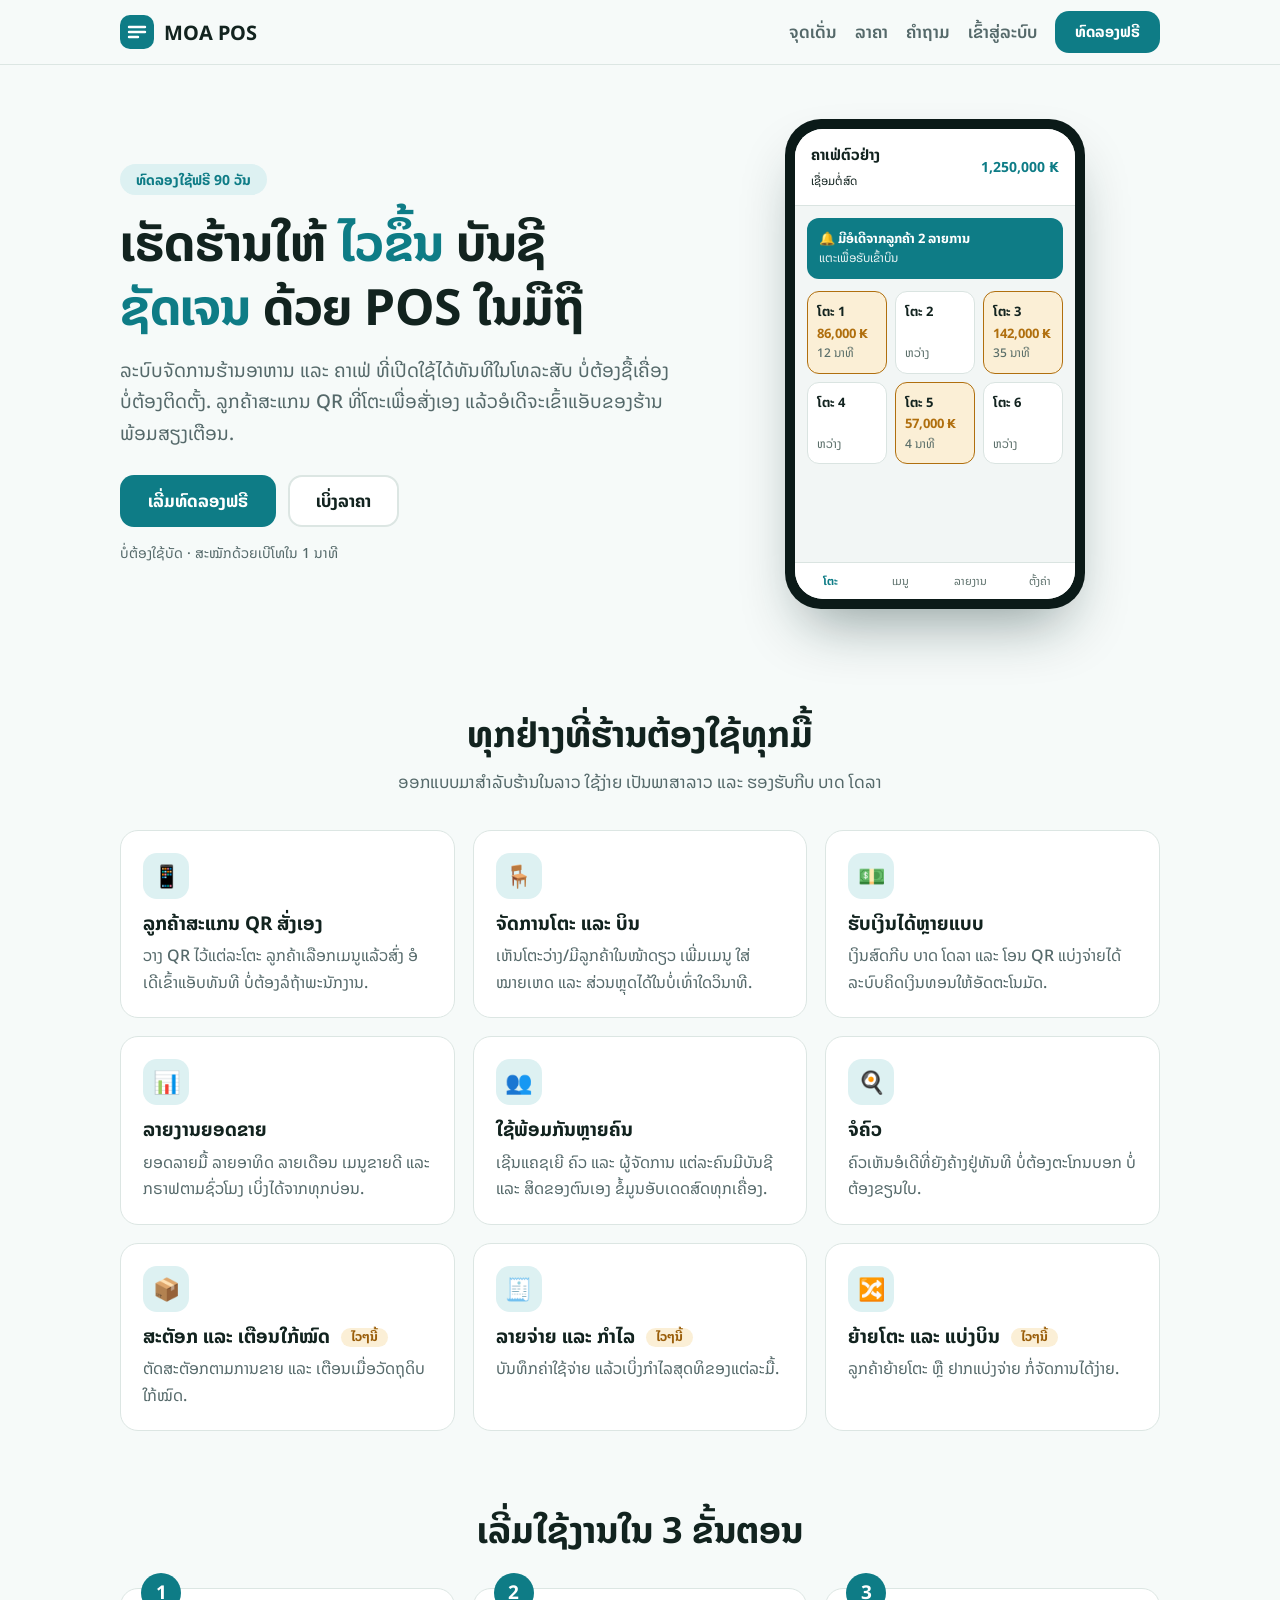
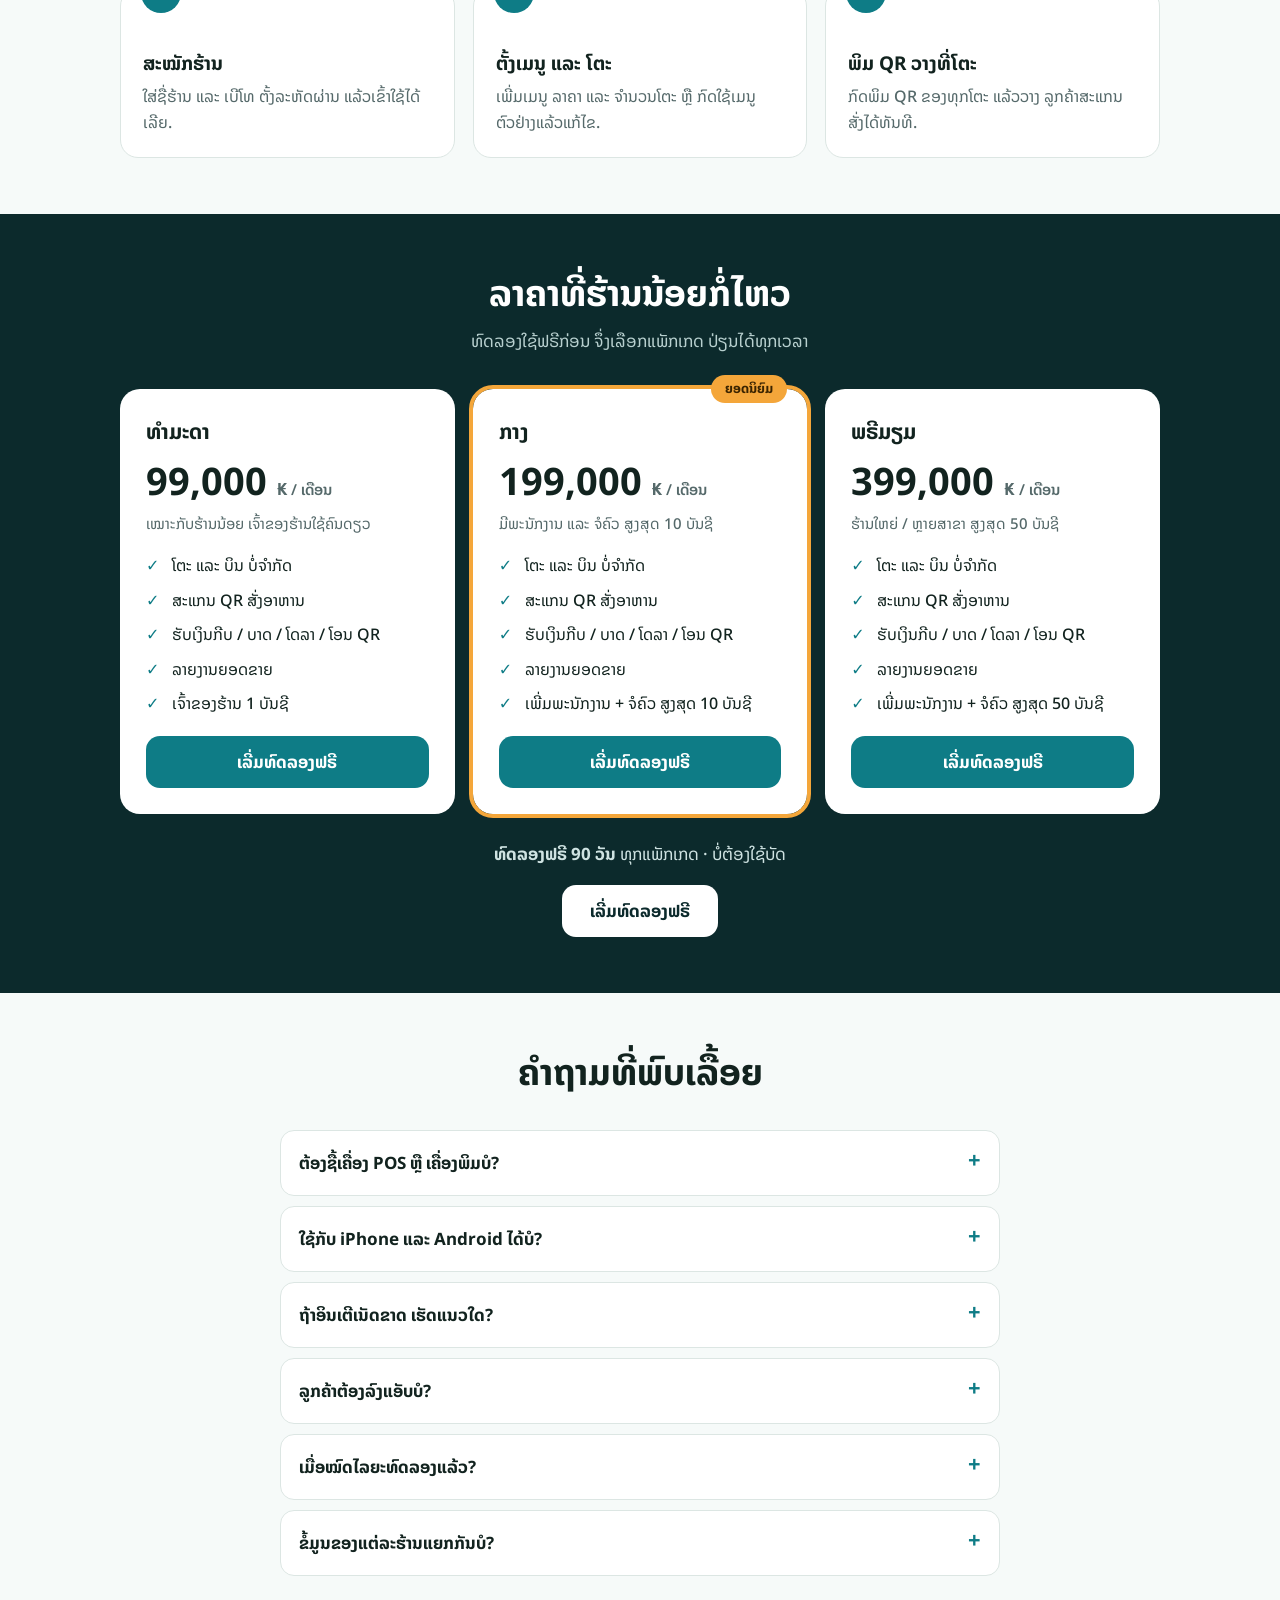
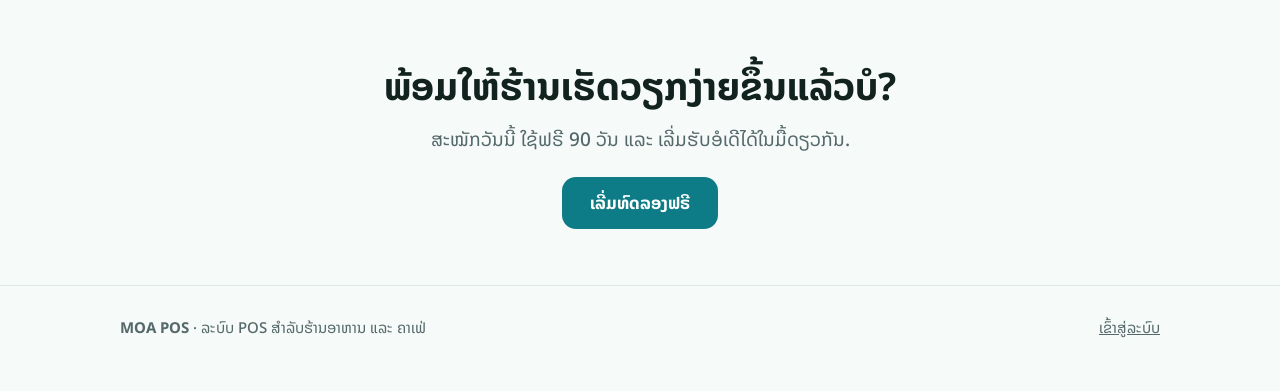
<file: docs/index.html>
<!DOCTYPE html>
<html lang="lo">
<head>
<meta charset="utf-8">
<meta name="viewport" content="width=device-width, initial-scale=1, viewport-fit=cover">
<meta name="theme-color" content="#0E7C86">
<title>POS ສຳລັບຮ້ານອາຫານ ແລະ ຄາເຟ່</title>
<meta name="description" content="ລະບົບ POS ໃນມືຖື ລູກຄ້າສະແກນ QR ສັ່ງອາຫານ ອໍເດີເຂົ້າແອັບຮ້ານທັນທີ ທົດລອງຟຣີ">
<link rel="icon" href="data:image/svg+xml,%3Csvg xmlns='http://www.w3.org/2000/svg' viewBox='0 0 32 32'%3E%3Crect width='32' height='32' rx='8' fill='%230E7C86'/%3E%3Cpath d='M9 11h14M9 16h14M9 21h8' stroke='white' stroke-width='2.4' stroke-linecap='round'/%3E%3C/svg%3E">
<link rel="stylesheet" href="fonts.css">
<style>
:root{--bg:#F6FAF9;--surface:#fff;--ink:#12231F;--muted:#55696A;--line:#DCE6E3;--accent:#0E7C86;--accent-ink:#fff;--accent-soft:#DDF1F2;--warm:#F4A63A;--dark:#0C2A2C;
--font-body:'Noto Sans Lao','Noto Sans',system-ui,-apple-system,sans-serif;--font-num:'Noto Sans','Noto Sans Lao',system-ui,sans-serif}
*{box-sizing:border-box}
html{scroll-behavior:smooth}
body{margin:0;background:var(--bg);color:var(--ink);font:17px/1.65 var(--font-body);-webkit-text-size-adjust:100%}
a{color:inherit}
.num{font-family:var(--font-num);font-variant-numeric:tabular-nums}
.wrap{max-width:1080px;margin:0 auto;padding:0 20px}
.btn{display:inline-flex;align-items:center;justify-content:center;gap:8px;min-height:52px;padding:0 26px;border-radius:14px;font-weight:700;text-decoration:none;border:2px solid transparent;font-size:17px}
.btn.primary{background:var(--accent);color:var(--accent-ink)}
.btn.primary:hover{background:#0b666e}
.btn.ghost{border-color:var(--line);background:var(--surface)}
.btn.light{background:#fff;color:var(--dark)}
:focus-visible{outline:3px solid var(--warm);outline-offset:3px}
header.nav{position:sticky;top:0;z-index:20;background:rgba(246,250,249,.92);backdrop-filter:blur(8px);border-bottom:1px solid var(--line)}
.nav .wrap{display:flex;align-items:center;justify-content:space-between;gap:12px;min-height:64px}
.logo{display:flex;align-items:center;gap:10px;font-weight:800;font-size:20px;text-decoration:none}
.logo i{width:34px;height:34px;border-radius:10px;background:var(--accent) url("data:image/svg+xml,%3Csvg xmlns='http://www.w3.org/2000/svg' viewBox='0 0 34 34'%3E%3Cpath d='M9 12h16M9 17h16M9 22h9' stroke='white' stroke-width='2.4' stroke-linecap='round' fill='none'/%3E%3C/svg%3E") center/cover;display:inline-block}
.nav nav{display:flex;align-items:center;gap:18px}
.nav nav a.l{text-decoration:none;color:var(--muted);font-weight:600}
.nav .btn{min-height:42px;padding:0 18px;font-size:15px}
@media(max-width:640px){.nav nav a.l{display:none}}

.hero{padding:54px 0 46px}
.hero .wrap{display:grid;grid-template-columns:1.1fr .9fr;gap:40px;align-items:center}
.eyebrow{display:inline-block;background:var(--accent-soft);color:var(--accent);font-weight:700;border-radius:999px;padding:4px 16px;font-size:14px;margin-bottom:16px}
h1{font-size:clamp(32px,5vw,50px);line-height:1.28;margin:0 0 16px;letter-spacing:-.01em}
h1 em{font-style:normal;color:var(--accent)}
.lead{font-size:19px;color:var(--muted);margin:0 0 26px;max-width:34em}
.cta{display:flex;flex-wrap:wrap;gap:12px;align-items:center}
.fine{font-size:14px;color:var(--muted);margin-top:14px}
@media(max-width:820px){.hero .wrap{grid-template-columns:1fr}.hero{padding-top:34px}}

/* phone mockup (pure CSS, shows what the app looks like) */
.phone{width:min(300px,100%);margin:0 auto;border-radius:36px;background:#0b1a18;padding:10px;box-shadow:0 30px 60px -20px rgba(8,40,40,.45)}
.screen{border-radius:28px;background:#F2F6F5;overflow:hidden;min-height:470px;display:flex;flex-direction:column}
.s-top{background:#fff;padding:14px 16px;display:flex;justify-content:space-between;align-items:center;border-bottom:1px solid #DAE4E1;font-size:14px}
.s-top b{font-size:15px}.s-top .t{color:var(--accent);font-weight:800;text-align:right}
.s-alert{margin:12px 12px 0;background:var(--accent);color:#fff;border-radius:12px;padding:10px 12px;font-size:13px;font-weight:700}
.s-alert span{display:block;font-weight:400;opacity:.9;font-size:12px}
.s-grid{display:grid;grid-template-columns:repeat(3,1fr);gap:8px;padding:12px}
.s-t{background:#fff;border:1px solid #DAE4E1;border-radius:12px;min-height:74px;padding:9px;font-size:13px;display:flex;flex-direction:column;justify-content:space-between}
.s-t.b{background:#FBEFD6;border-color:#B06F0E}.s-t.b span{color:#B06F0E;font-weight:800;font-size:13px}
.s-t i{font-style:normal;color:#5A6E69;font-size:12px}
.s-tab{margin-top:auto;display:grid;grid-template-columns:repeat(4,1fr);background:#fff;border-top:1px solid #DAE4E1;font-size:11px;text-align:center;color:#5A6E69;padding:9px 0}
.s-tab b{color:var(--accent)}

section{padding:56px 0}
.sec-h{text-align:center;max-width:640px;margin:0 auto 34px}
.sec-h h2{font-size:clamp(26px,3.6vw,36px);line-height:1.3;margin:0 0 10px}
.sec-h p{color:var(--muted);margin:0}
.grid3{display:grid;grid-template-columns:repeat(3,1fr);gap:18px}
@media(max-width:860px){.grid3{grid-template-columns:1fr 1fr}}
@media(max-width:560px){.grid3{grid-template-columns:1fr}}
.card{background:var(--surface);border:1px solid var(--line);border-radius:18px;padding:22px}
.card h3{margin:12px 0 6px;font-size:19px;line-height:1.35}
.card p{margin:0;color:var(--muted);font-size:16px}
.ic{width:46px;height:46px;border-radius:14px;background:var(--accent-soft);color:var(--accent);display:flex;align-items:center;justify-content:center;font-size:22px}
.soon{display:inline-block;font-size:12.5px;font-weight:700;background:#FBEFD6;color:#9A5E0A;border-radius:999px;padding:1px 10px;margin-left:6px;vertical-align:middle}
.steps{counter-reset:s;display:grid;grid-template-columns:repeat(3,1fr);gap:18px}
@media(max-width:760px){.steps{grid-template-columns:1fr}}
.steps .card{position:relative;padding-top:50px}
.steps .card::before{counter-increment:s;content:counter(s);position:absolute;top:-16px;left:20px;width:40px;height:40px;border-radius:50%;background:var(--accent);color:#fff;font-weight:800;font-size:19px;display:flex;align-items:center;justify-content:center;font-family:var(--font-num)}
.band{background:var(--dark);color:#fff}
.band .sec-h p{color:#B8D0CF}
.plans{display:grid;grid-template-columns:repeat(3,1fr);gap:18px;align-items:stretch}
@media(max-width:860px){.plans{grid-template-columns:1fr}}
.plan{background:#fff;color:var(--ink);border-radius:20px;padding:26px;display:flex;flex-direction:column;gap:10px;position:relative}
.plan.pop{outline:4px solid var(--warm)}
.plan .badge{position:absolute;top:-14px;right:20px;background:var(--warm);color:#3b2400;font-weight:800;font-size:13px;border-radius:999px;padding:3px 14px}
.plan h3{margin:0;font-size:21px}
.price{font-size:38px;font-weight:800;line-height:1.1}
.price small{font-size:15px;font-weight:600;color:var(--muted)}
.plan ul{list-style:none;padding:0;margin:6px 0 10px;display:flex;flex-direction:column;gap:8px;flex:1}
.plan li{padding-left:26px;position:relative;font-size:16px}
.plan li::before{content:"✓";position:absolute;left:0;color:var(--accent);font-weight:800}
.trialnote{text-align:center;margin-top:26px;color:#CFE3E2}
details{background:#fff;border:1px solid var(--line);border-radius:14px;padding:4px 18px;margin-bottom:10px}
summary{cursor:pointer;font-weight:700;padding:14px 0;list-style:none;display:flex;justify-content:space-between;gap:10px}
summary::after{content:"+";font-size:22px;color:var(--accent);line-height:1}
details[open] summary::after{content:"–"}
details p{margin:0 0 16px;color:var(--muted)}
.final{text-align:center}
.final h2{font-size:clamp(26px,3.8vw,38px);margin:0 0 12px;line-height:1.3}
footer{padding:30px 0 50px;color:var(--muted);font-size:15px;border-top:1px solid var(--line)}
footer .wrap{display:flex;flex-wrap:wrap;gap:12px;justify-content:space-between;align-items:center}
@media(prefers-reduced-motion:reduce){html{scroll-behavior:auto}}
</style>
</head>
<body>
<header class="nav"><div class="wrap">
  <a class="logo" href="#top"><i></i><span class="brand">POS</span></a>
  <nav><a class="l" href="#features">ຈຸດເດັ່ນ</a><a class="l" href="#pricing">ລາຄາ</a><a class="l" href="#faq">ຄຳຖາມ</a><a class="l" href="login.html">ເຂົ້າສູ່ລະບົບ</a><a class="btn primary" href="login.html?mode=signup">ທົດລອງຟຣີ</a></nav>
</div></header>

<main id="top">
<section class="hero"><div class="wrap">
  <div>
    <span class="eyebrow trialtag">ທົດລອງໃຊ້ຟຣີ 90 ວັນ</span>
    <h1>ເຮັດຮ້ານໃຫ້ <em>ໄວຂຶ້ນ</em> ບັນຊີ <em>ຊັດເຈນ</em> ດ້ວຍ POS ໃນມືຖື</h1>
    <p class="lead">ລະບົບຈັດການຮ້ານອາຫານ ແລະ ຄາເຟ່ ທີ່ເປີດໃຊ້ໄດ້ທັນທີໃນໂທລະສັບ ບໍ່ຕ້ອງຊື້ເຄື່ອງ ບໍ່ຕ້ອງຕິດຕັ້ງ. ລູກຄ້າສະແກນ QR ທີ່ໂຕະເພື່ອສັ່ງເອງ ແລ້ວອໍເດີຈະເຂົ້າແອັບຂອງຮ້ານພ້ອມສຽງເຕືອນ.</p>
    <div class="cta"><a class="btn primary" href="login.html?mode=signup">ເລີ່ມທົດລອງຟຣີ</a><a class="btn ghost" href="#pricing">ເບິ່ງລາຄາ</a></div>
    <div class="fine">ບໍ່ຕ້ອງໃຊ້ບັດ · ສະໝັກດ້ວຍເບີໂທໃນ 1 ນາທີ</div>
  </div>
  <div class="phone" aria-hidden="true"><div class="screen">
    <div class="s-top"><div><b>ຄາເຟ່ຕົວຢ່າງ</b><br><small>ເຊື່ອມຕໍ່ສົດ</small></div><div class="t num">1,250,000 ₭</div></div>
    <div class="s-alert">🔔 ມີອໍເດີຈາກລູກຄ້າ 2 ລາຍການ<span>ແຕະເພື່ອຮັບເຂົ້າບິນ</span></div>
    <div class="s-grid">
      <div class="s-t b"><b>ໂຕະ 1</b><span class="num">86,000 ₭</span><i>12 ນາທີ</i></div>
      <div class="s-t"><b>ໂຕະ 2</b><i>ຫວ່າງ</i></div>
      <div class="s-t b"><b>ໂຕະ 3</b><span class="num">142,000 ₭</span><i>35 ນາທີ</i></div>
      <div class="s-t"><b>ໂຕະ 4</b><i>ຫວ່າງ</i></div>
      <div class="s-t b"><b>ໂຕະ 5</b><span class="num">57,000 ₭</span><i>4 ນາທີ</i></div>
      <div class="s-t"><b>ໂຕະ 6</b><i>ຫວ່າງ</i></div>
    </div>
    <div class="s-tab"><b>ໂຕະ</b><span>ເມນູ</span><span>ລາຍງານ</span><span>ຕັ້ງຄ່າ</span></div>
  </div></div>
</div></section>

<section id="features"><div class="wrap">
  <div class="sec-h"><h2>ທຸກຢ່າງທີ່ຮ້ານຕ້ອງໃຊ້ທຸກມື້</h2><p>ອອກແບບມາສຳລັບຮ້ານໃນລາວ ໃຊ້ງ່າຍ ເປັນພາສາລາວ ແລະ ຮອງຮັບກີບ ບາດ ໂດລາ</p></div>
  <div class="grid3">
    <div class="card"><div class="ic">📱</div><h3>ລູກຄ້າສະແກນ QR ສັ່ງເອງ</h3><p>ວາງ QR ໄວ້ແຕ່ລະໂຕະ ລູກຄ້າເລືອກເມນູແລ້ວສົ່ງ ອໍເດີເຂົ້າແອັບທັນທີ ບໍ່ຕ້ອງລໍຖ້າພະນັກງານ.</p></div>
    <div class="card"><div class="ic">🪑</div><h3>ຈັດການໂຕະ ແລະ ບິນ</h3><p>ເຫັນໂຕະວ່າງ/ມີລູກຄ້າໃນໜ້າດຽວ ເພີ່ມເມນູ ໃສ່ໝາຍເຫດ ແລະ ສ່ວນຫຼຸດໄດ້ໃນບໍ່ເທົ່າໃດວິນາທີ.</p></div>
    <div class="card"><div class="ic">💵</div><h3>ຮັບເງິນໄດ້ຫຼາຍແບບ</h3><p>ເງິນສົດກີບ ບາດ ໂດລາ ແລະ ໂອນ QR ແບ່ງຈ່າຍໄດ້ ລະບົບຄິດເງິນທອນໃຫ້ອັດຕະໂນມັດ.</p></div>
    <div class="card"><div class="ic">📊</div><h3>ລາຍງານຍອດຂາຍ</h3><p>ຍອດລາຍມື້ ລາຍອາທິດ ລາຍເດືອນ ເມນູຂາຍດີ ແລະ ກຣາຟຕາມຊົ່ວໂມງ ເບິ່ງໄດ້ຈາກທຸກບ່ອນ.</p></div>
    <div class="card"><div class="ic">👥</div><h3>ໃຊ້ພ້ອມກັນຫຼາຍຄົນ</h3><p>ເຊີນແຄຊເຍີ ຄົວ ແລະ ຜູ້ຈັດການ ແຕ່ລະຄົນມີບັນຊີ ແລະ ສິດຂອງຕົນເອງ ຂໍ້ມູນອັບເດດສົດທຸກເຄື່ອງ.</p></div>
    <div class="card"><div class="ic">🍳</div><h3>ຈໍຄົວ</h3><p>ຄົວເຫັນອໍເດີທີ່ຍັງຄ້າງຢູ່ທັນທີ ບໍ່ຕ້ອງຕະໂກນບອກ ບໍ່ຕ້ອງຂຽນໃບ.</p></div>
    <div class="card"><div class="ic">📦</div><h3>ສະຕັອກ ແລະ ເຕືອນໃກ້ໝົດ <span class="soon">ໄວໆນີ້</span></h3><p>ຕັດສະຕັອກຕາມການຂາຍ ແລະ ເຕືອນເມື່ອວັດຖຸດິບໃກ້ໝົດ.</p></div>
    <div class="card"><div class="ic">🧾</div><h3>ລາຍຈ່າຍ ແລະ ກຳໄລ <span class="soon">ໄວໆນີ້</span></h3><p>ບັນທຶກຄ່າໃຊ້ຈ່າຍ ແລ້ວເບິ່ງກຳໄລສຸດທິຂອງແຕ່ລະມື້.</p></div>
    <div class="card"><div class="ic">🔀</div><h3>ຍ້າຍໂຕະ ແລະ ແບ່ງບິນ <span class="soon">ໄວໆນີ້</span></h3><p>ລູກຄ້າຍ້າຍໂຕະ ຫຼື ຢາກແບ່ງຈ່າຍ ກໍ່ຈັດການໄດ້ງ່າຍ.</p></div>
  </div>
</div></section>

<section style="padding-top:20px"><div class="wrap">
  <div class="sec-h"><h2>ເລີ່ມໃຊ້ງານໃນ 3 ຂັ້ນຕອນ</h2></div>
  <div class="steps">
    <div class="card"><h3>ສະໝັກຮ້ານ</h3><p>ໃສ່ຊື່ຮ້ານ ແລະ ເບີໂທ ຕັ້ງລະຫັດຜ່ານ ແລ້ວເຂົ້າໃຊ້ໄດ້ເລີຍ.</p></div>
    <div class="card"><h3>ຕັ້ງເມນູ ແລະ ໂຕະ</h3><p>ເພີ່ມເມນູ ລາຄາ ແລະ ຈຳນວນໂຕະ ຫຼື ກົດໃຊ້ເມນູຕົວຢ່າງແລ້ວແກ້ໄຂ.</p></div>
    <div class="card"><h3>ພິມ QR ວາງທີ່ໂຕະ</h3><p>ກົດພິມ QR ຂອງທຸກໂຕະ ແລ້ວວາງ ລູກຄ້າສະແກນສັ່ງໄດ້ທັນທີ.</p></div>
  </div>
</div></section>

<section id="pricing" class="band"><div class="wrap">
  <div class="sec-h"><h2>ລາຄາທີ່ຮ້ານນ້ອຍກໍ່ໄຫວ</h2><p>ທົດລອງໃຊ້ຟຣີກ່ອນ ຈຶ່ງເລືອກແພັກເກດ ປ່ຽນໄດ້ທຸກເວລາ</p></div>
  <div class="plans" id="plans"></div>
  <p class="trialnote"><b class="trialtag">ທົດລອງຟຣີ 90 ວັນ</b> ທຸກແພັກເກດ · ບໍ່ຕ້ອງໃຊ້ບັດ</p>
  <div style="text-align:center;margin-top:14px"><a class="btn light" href="login.html?mode=signup">ເລີ່ມທົດລອງຟຣີ</a></div>
</div></section>

<section id="faq"><div class="wrap" style="max-width:760px">
  <div class="sec-h"><h2>ຄຳຖາມທີ່ພົບເລື້ອຍ</h2></div>
  <details><summary>ຕ້ອງຊື້ເຄື່ອງ POS ຫຼື ເຄື່ອງພິມບໍ?</summary><p>ບໍ່ຕ້ອງ. ໃຊ້ໂທລະສັບ ຫຼື ແທັບເລັດທີ່ມີຢູ່ ເປີດຜ່ານບຣາວເຊີ ແລະ ເພີ່ມໃສ່ໜ້າຈໍຫຼັກໄດ້.</p></details>
  <details><summary>ໃຊ້ກັບ iPhone ແລະ Android ໄດ້ບໍ?</summary><p>ໄດ້ທັງສອງ. ແລະ ເປີດຈາກຄອມພິວເຕີກໍ່ໄດ້ ຂໍ້ມູນຊຸດດຽວກັນ.</p></details>
  <details><summary>ຖ້າອິນເຕີເນັດຂາດ ເຮັດແນວໃດ?</summary><p>ລະບົບເກັບຂໍ້ມູນໃນເຊີບເວີ ຈຶ່ງຕ້ອງມີອິນເຕີເນັດໃນຕອນໃຊ້ງານ. ແນະນຳໃຫ້ມີ 4G ສຳຮອງໄວ້.</p></details>
  <details><summary>ລູກຄ້າຕ້ອງລົງແອັບບໍ?</summary><p>ບໍ່ຕ້ອງ. ສະແກນ QR ດ້ວຍກ້ອງໂທລະສັບ ແລ້ວເມນູຈະເປີດໃນບຣາວເຊີທັນທີ.</p></details>
  <details><summary>ເມື່ອໝົດໄລຍະທົດລອງແລ້ວ?</summary><p>ທ່ານຍັງເຂົ້າເບິ່ງຂໍ້ມູນ ແລະ ລາຍງານເກົ່າໄດ້ ແຕ່ຈະຂາຍ ຫຼື ແກ້ໄຂບໍ່ໄດ້ ຈົນກວ່າຈະສະໝັກແພັກເກດ. ຂໍ້ມູນຂອງທ່ານບໍ່ຫາຍ.</p></details>
  <details><summary>ຂໍ້ມູນຂອງແຕ່ລະຮ້ານແຍກກັນບໍ?</summary><p>ແຍກກັນຢ່າງເດັດຂາດ. ແຕ່ລະຮ້ານເຫັນສະເພາະຂໍ້ມູນຂອງຕົນ ແລະ ພະນັກງານເຫັນໄດ້ຕາມສິດທີ່ເຈົ້າຂອງຮ້ານກຳນົດ.</p></details>
</div></section>

<section class="final" style="padding-top:20px"><div class="wrap">
  <h2>ພ້ອມໃຫ້ຮ້ານເຮັດວຽກງ່າຍຂຶ້ນແລ້ວບໍ?</h2>
  <p class="lead" style="margin:0 auto 22px">ສະໝັກວັນນີ້ ໃຊ້ຟຣີ 90 ວັນ ແລະ ເລີ່ມຮັບອໍເດີໄດ້ໃນມື້ດຽວກັນ.</p>
  <a class="btn primary" href="login.html?mode=signup">ເລີ່ມທົດລອງຟຣີ</a>
</div></section>
</main>

<footer><div class="wrap"><span><b class="brand">POS</b> · <span id="tag"></span></span><span><a href="login.html">ເຂົ້າສູ່ລະບົບ</a><span id="wa"></span></span></div></footer>

<script src="config.js"></script>
<script>
(function(){
  var C=window.APP_CONFIG||{};
  function esc(s){ return String(s==null?'':s).replace(/[&<>"']/g,function(c){ return {'&':'&amp;','<':'&lt;','>':'&gt;','"':'&quot;',"'":'&#39;'}[c]; }); }
  document.title=(C.brand||'POS')+' · '+(C.tagline||'ລະບົບ POS');
  [].forEach.call(document.querySelectorAll('.brand'),function(e){ e.textContent=C.brand||'POS'; });
  [].forEach.call(document.querySelectorAll('.trialtag'),function(e){ e.textContent=e.textContent.replace('90',C.trialDays||90); });
  document.getElementById('tag').textContent=C.tagline||'';
  if(C.contactWhatsApp) document.getElementById('wa').innerHTML=' · <a href="https://wa.me/'+esc(C.contactWhatsApp)+'" target="_blank" rel="noopener">WhatsApp</a>';
  var common=['ໂຕະ ແລະ ບິນ ບໍ່ຈຳກັດ','ສະແກນ QR ສັ່ງອາຫານ','ຮັບເງິນກີບ / ບາດ / ໂດລາ / ໂອນ QR','ລາຍງານຍອດຂາຍ'];
  var h=(C.plans||[]).map(function(p){
    var extra=p.users>1?'ເພີ່ມພະນັກງານ + ຈໍຄົວ ສູງສຸດ '+p.users+' ບັນຊີ':'ເຈົ້າຂອງຮ້ານ 1 ບັນຊີ';
    return '<div class="plan'+(p.popular?' pop':'')+'">'+(p.popular?'<span class="badge">ຍອດນິຍົມ</span>':'')+'<h3>'+esc(p.name)+'</h3><div class="price num">'+Number(p.price).toLocaleString('en-US')+' <small>₭ / ເດືອນ</small></div><div class="muted" style="color:var(--muted);font-size:15px">'+esc(p.note||'')+'</div>'+
      '<ul>'+common.concat([extra]).map(function(x){ return '<li>'+esc(x)+'</li>'; }).join('')+'</ul><a class="btn primary" href="login.html?mode=signup">ເລີ່ມທົດລອງຟຣີ</a></div>';
  }).join('');
  document.getElementById('plans').innerHTML=h;
})();
</script>
</body>
</html>
</file>
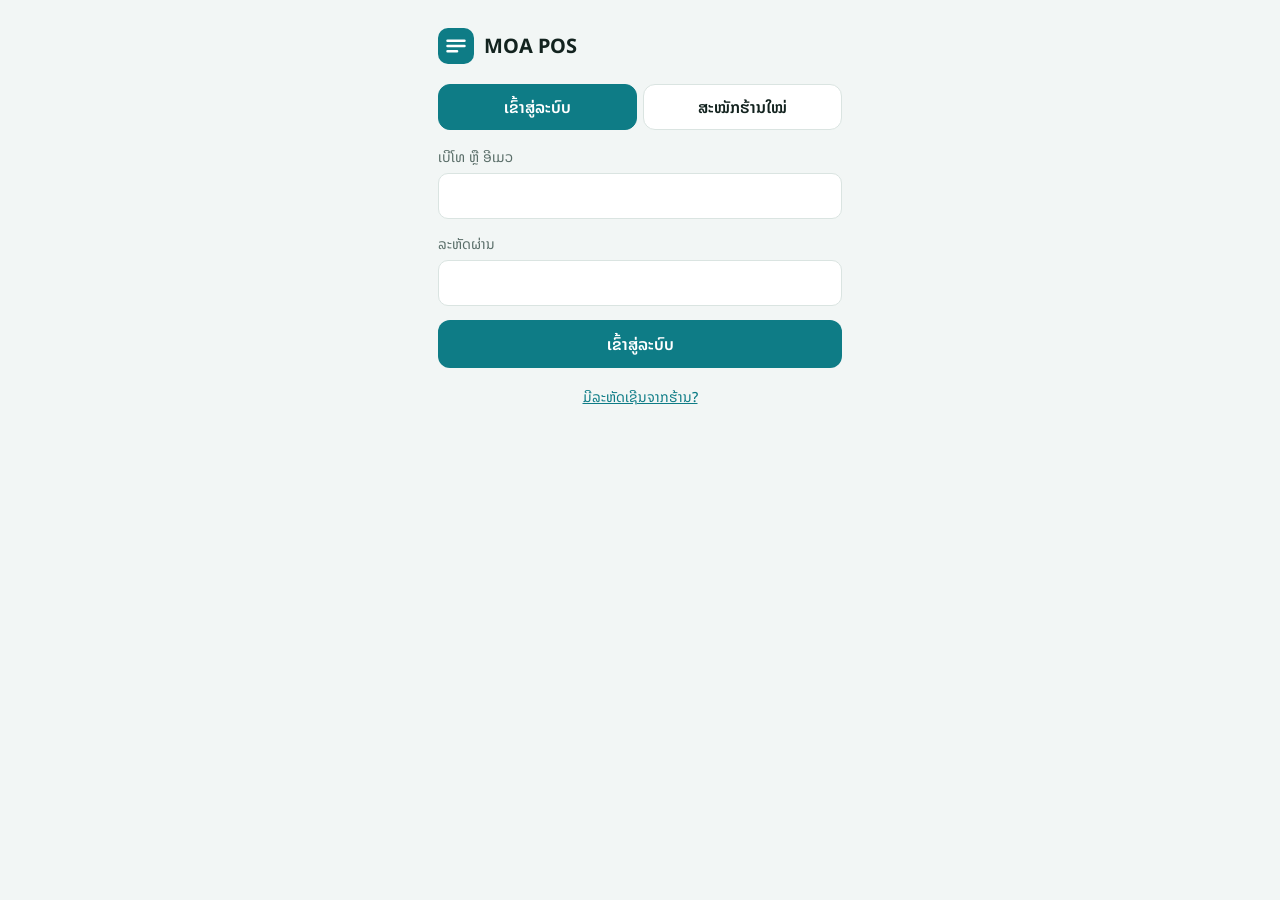
<file: docs/admin.html>
<!DOCTYPE html>
<html lang="lo">
<head>
<meta charset="utf-8">
<meta name="viewport" content="width=device-width, initial-scale=1, viewport-fit=cover">
<meta name="robots" content="noindex">
<title>ຜູ້ດູແລລະບົບ</title>
<link rel="stylesheet" href="fonts.css">
<link rel="stylesheet" href="app.css">
<style>
html,body{height:auto;min-height:100%}
body{overscroll-behavior:auto}
.wrap{max-width:860px;margin:0 auto;padding:18px 16px 60px}
.top{display:flex;align-items:center;justify-content:space-between;gap:10px;margin-bottom:14px}
.srow{display:grid;grid-template-columns:1fr auto;gap:6px 12px;align-items:center;width:100%;text-align:left;padding:12px 14px;background:var(--surface);border:1px solid var(--line);border-radius:12px;margin-bottom:8px}
.srow small{display:block}
.tag{display:inline-block;padding:2px 10px;border-radius:999px;font-size:12.5px;font-weight:600;background:var(--accent-soft);color:var(--accent)}
.tag.off{background:var(--bad-soft);color:var(--bad)}
.tag.warn{background:var(--busy-soft);color:var(--busy)}
select{font:inherit;font-size:16px;min-height:46px;border-radius:10px;border:1px solid var(--line);background:var(--surface);color:var(--ink);padding:0 10px;width:100%}
.kp{display:grid;grid-template-columns:repeat(4,1fr);gap:8px;margin-bottom:14px}
.kp div{background:var(--surface);border:1px solid var(--line);border-radius:12px;padding:10px 12px}
.kp b{font-size:22px;display:block;color:var(--accent)}
@media(max-width:520px){.kp{grid-template-columns:1fr 1fr}}
</style>
</head>
<body>
<div class="wrap">
  <div class="top"><h2>ຜູ້ດູແລລະບົບ</h2><div><a class="btn ghost small" href="app.html">ໄປແອັບ</a> <button class="btn ghost small" id="out">ອອກ</button></div></div>
  <div id="box"><div class="loading">ກຳລັງໂຫຼດ…</div></div>
</div>
<div id="sheet"></div>
<div id="toast" hidden role="status"></div>
<script src="vendor/supabase.js"></script>
<script src="config.js"></script>
<script src="api.js"></script>
<script>
(function(){
'use strict';
var $=function(s){ return document.querySelector(s); };
function esc(s){ return String(s==null?'':s).replace(/[&<>"']/g,function(c){ return {'&':'&amp;','<':'&lt;','>':'&gt;','"':'&quot;',"'":'&#39;'}[c]; }); }
var CFG=window.APP_CONFIG||{}, ROWS=[], Q='', CUR=null, tt=null;
function toast(m){ var t=$('#toast'); t.textContent=m; t.hidden=false; clearTimeout(tt); tt=setTimeout(function(){ t.hidden=true; },2400); }
function d(x){ if(!x) return '-'; var o=new Date(x); return String(o.getDate()).padStart(2,'0')+'/'+String(o.getMonth()+1).padStart(2,'0')+'/'+o.getFullYear(); }
function endOf(s){ return Math.max(Date.parse(s.trial_ends_at)||0, s.paid_until?Date.parse(s.paid_until):0); }
function isOn(s){ return s.status==='active' && endOf(s)>Date.now(); }
function planName(p){ if(p==='trial') return 'ທົດລອງ'; var x=(CFG.plans||[]).filter(function(y){ return y.id===p; })[0]; return x?x.name:p; }
function login(l){ var dm='@'+(CFG.phoneDomain||''); l=String(l||''); return l.slice(-dm.length)===dm?l.slice(0,-dm.length):l; }
function list(){
  var q=Q.toLowerCase();
  var rows=ROWS.filter(function(s){ return !q || (s.name+' '+s.slug+' '+login(s.owner_login)).toLowerCase().indexOf(q)>=0; });
  var on=ROWS.filter(isOn).length, tr=ROWS.filter(function(s){ return s.plan==='trial'; }).length, pd=ROWS.filter(function(s){ return s.plan!=='trial' && isOn(s); }).length;
  var h='<div class="kp"><div><small>ຮ້ານທັງໝົດ</small><b class="num">'+ROWS.length+'</b></div><div><small>ໃຊ້ງານຢູ່</small><b class="num">'+on+'</b></div><div><small>ທົດລອງ</small><b class="num">'+tr+'</b></div><div><small>ຈ່າຍເງິນແລ້ວ</small><b class="num">'+pd+'</b></div></div>'+
    '<input id="q" placeholder="ຄົ້ນຫາຊື່ຮ້ານ / ລິ້ງ / ເບີ" value="'+esc(Q)+'" style="margin-bottom:12px">';
  if(!rows.length) h+='<div class="empty card">ບໍ່ພົບຮ້ານ</div>';
  rows.forEach(function(s){
    var on=isOn(s), days=Math.ceil((endOf(s)-Date.now())/86400000);
    h+='<button class="srow" data-id="'+esc(s.id)+'"><span><b>'+esc(s.name)+'</b> <small class="num">/'+esc(s.slug)+'</small><small>'+esc(login(s.owner_login))+' · ສະມາຊິກ '+s.members+' · ສະໝັກ '+d(s.created_at)+'</small></span>'+
      '<span style="text-align:right"><span class="tag '+(on?(days<=14?'warn':''):'off')+'">'+esc(planName(s.plan))+(s.status!=='active'?' · ລະງັບ':(on?'':' · ໝົດອາຍຸ'))+'</span><small class="num">ຮອດ '+d(endOf(s))+'</small></span></button>';
  });
  $('#box').innerHTML=h;
  var q2=$('#q'); if(q2 && Q){ q2.focus(); q2.setSelectionRange(Q.length,Q.length); }
}
function edit(s){
  CUR=s;
  var opts=['trial','normal','medium','premium'].map(function(p){ return '<option value="'+p+'"'+(p===s.plan?' selected':'')+'>'+esc(planName(p))+'</option>'; }).join('');
  var pu=s.paid_until?new Date(s.paid_until).toISOString().slice(0,10):'';
  $('#sheet').innerHTML='<div class="scrim" id="scrim"><div class="sheet"><h3>'+esc(s.name)+' <small>/'+esc(s.slug)+'</small></h3>'+
    '<div class="muted">ເຈົ້າຂອງ: '+esc(login(s.owner_login))+' · ທົດລອງຮອດ '+d(s.trial_ends_at)+'</div>'+
    '<label class="f">ແພັກເກດ<select id="ePlan">'+opts+'</select></label>'+
    '<label class="f">ຈ່າຍເງິນຮອດວັນທີ<input id="ePaid" type="date" value="'+pu+'"></label>'+
    '<div class="quick"><button data-add="30">+30 ວັນ</button><button data-add="90">+3 ເດືອນ</button><button data-add="365">+1 ປີ</button><button data-add="0">ລ້າງ</button></div>'+
    '<label class="f">ສະຖານະ<select id="eSt"><option value="active"'+(s.status==='active'?' selected':'')+'>ໃຊ້ງານ</option><option value="suspended"'+(s.status!=='active'?' selected':'')+'>ລະງັບ</option></select></label>'+
    '<div class="row"><button class="btn ghost" id="eNo">ຍົກເລີກ</button><button class="btn primary" id="eOk">ບັນທຶກ</button></div></div></div>';
}
function add(days){
  var inp=$('#ePaid'); if(days===0){ inp.value=''; return; }
  var base=Math.max(Date.now(), inp.value?Date.parse(inp.value):0);
  inp.value=new Date(base+days*86400000).toISOString().slice(0,10);
}
function save(){
  var s=CUR, plan=$('#ePlan').value, st=$('#eSt').value, pv=$('#ePaid').value;
  var paid=pv?new Date(pv+'T23:59:59').toISOString():null;
  $('#eOk').disabled=true;
  Api.rpc('admin_set_plan',{p_shop:s.id,p_plan:plan,p_paid_until:paid,p_status:st}).then(function(){
    toast('ບັນທຶກແລ້ວ'); $('#sheet').innerHTML=''; load();
  },function(e){ $('#eOk').disabled=false; toast(Api.errText(e)); });
}
function load(){
  Api.rpc('admin_list_shops').then(function(r){ ROWS=r||[]; list(); },function(e){
    $('#box').innerHTML='<div class="empty card"><b>'+(/forbidden/.test(String(e.message))?'ບັນຊີນີ້ບໍ່ແມ່ນຜູ້ດູແລລະບົບ':esc(Api.errText(e)))+'</b></div>';
  });
}
document.addEventListener('click',function(e){
  var t=e.target;
  if(t.id==='out'){ Api.signOut().then(function(){ location.replace('login.html'); }); return; }
  var r=t.closest('.srow'); if(r){ var s=ROWS.filter(function(x){ return x.id===r.dataset.id; })[0]; if(s) edit(s); return; }
  if(t.dataset && t.dataset.add!==undefined){ add(+t.dataset.add); return; }
  if(t.id==='eOk') save();
  if(t.id==='eNo' || t.id==='scrim') $('#sheet').innerHTML='';
});
document.addEventListener('input',function(e){ if(e.target.id==='q'){ Q=e.target.value; list(); } });
if(!Api.configured()){ $('#box').innerHTML='<div class="empty card">ຍັງບໍ່ໄດ້ຕັ້ງຄ່າເຊີບເວີ (config.js)</div>'; }
else Api.session().then(function(s){ if(!s) location.replace('login.html'); else load(); },function(){ location.replace('login.html'); });
})();
</script>
</body>
</html>
</file>
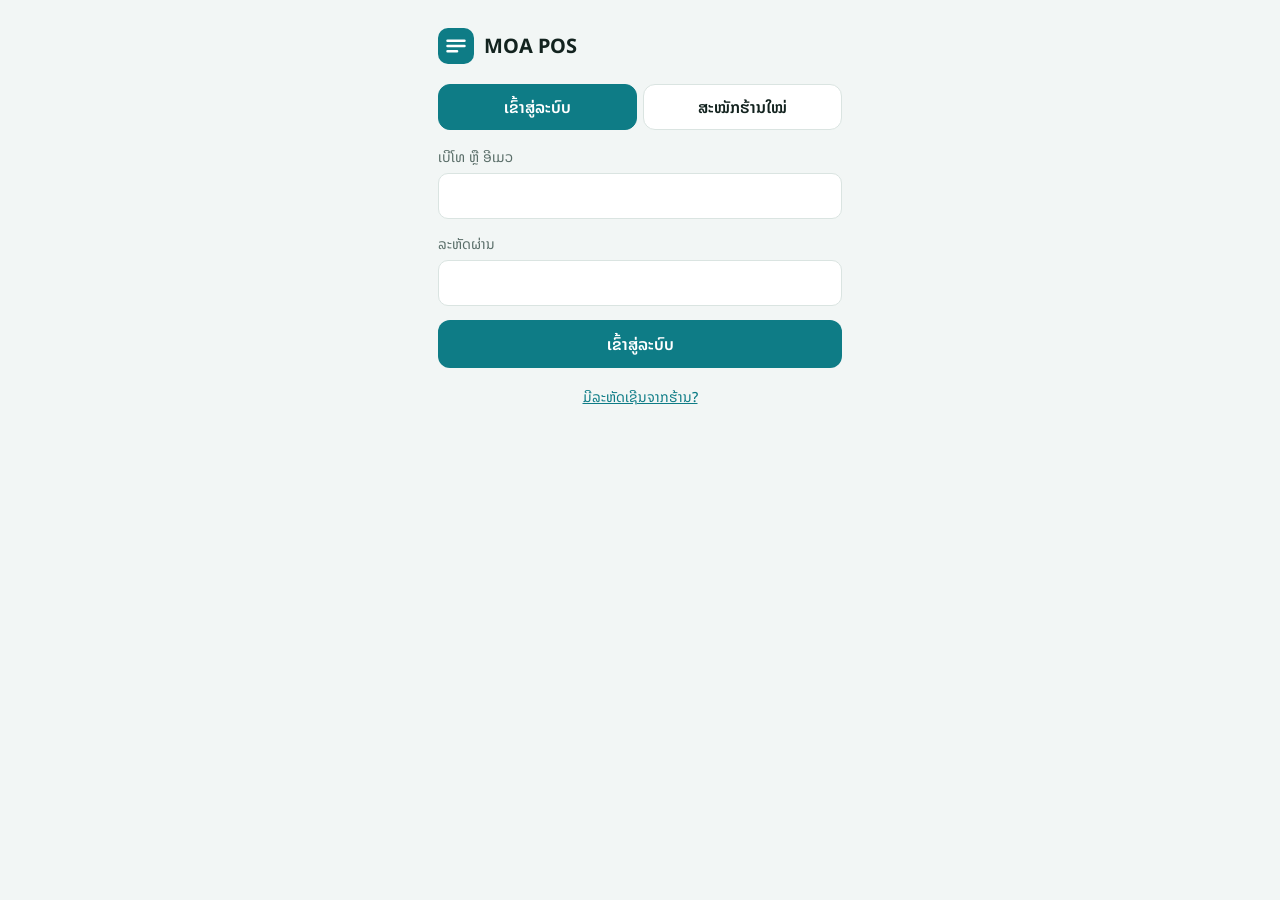
<file: docs/app.html>
<!DOCTYPE html>
<html lang="lo">
<head>
<meta charset="utf-8">
<meta name="viewport" content="width=device-width, initial-scale=1, maximum-scale=1, viewport-fit=cover">
<meta name="theme-color" content="#0E7C86">
<meta name="apple-mobile-web-app-capable" content="yes">
<meta name="mobile-web-app-capable" content="yes">
<meta name="apple-mobile-web-app-title" content="POS">
<title>POS</title>
<link rel="manifest" href="manifest.webmanifest">
<link rel="apple-touch-icon" href="apple-touch-icon.png">
<link rel="icon" href="icon-192.png">
<link rel="stylesheet" href="fonts.css">
<link rel="stylesheet" href="app.css">
</head>
<body>
<div id="app">
  <header id="top"></header>
  <div id="banner"></div>
  <main id="view"></main>
  <nav id="tabs" aria-label="ເມນູຫຼັກ"></nav>
  <section id="order" hidden></section>
  <div id="sheet"></div>
  <div id="dialog"></div>
  <div id="toast" hidden role="status"></div>
</div>
<div id="printRoot"></div>
<script src="vendor/supabase.js"></script>
<script src="vendor/qrcode.js"></script>
<script src="config.js"></script>
<script src="api.js"></script>
<script src="app.js"></script>
</body>
</html>
</file>
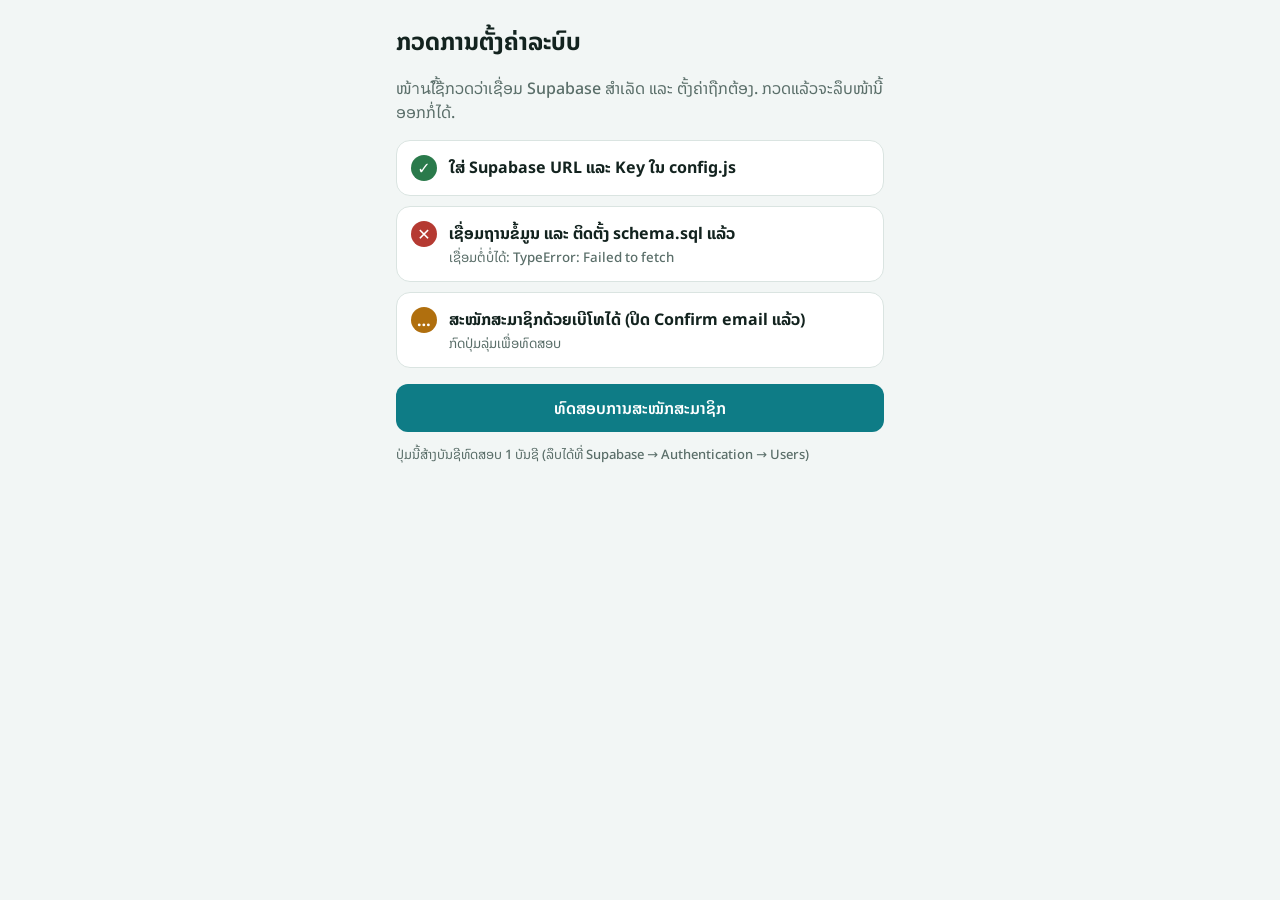
<file: docs/check.html>
<!DOCTYPE html>
<html lang="lo">
<head>
<meta charset="utf-8">
<meta name="viewport" content="width=device-width, initial-scale=1">
<meta name="robots" content="noindex">
<title>ກວດການຕັ້ງຄ່າ</title>
<link rel="stylesheet" href="fonts.css">
<link rel="stylesheet" href="app.css">
<style>
html,body{height:auto;min-height:100%}body{overscroll-behavior:auto}
.wrap{max-width:520px;margin:0 auto;padding:24px 16px 60px}
.chk{display:flex;gap:12px;align-items:flex-start;padding:14px;background:var(--surface);border:1px solid var(--line);border-radius:14px;margin-bottom:10px}
.dot{width:26px;height:26px;border-radius:50%;flex:none;display:flex;align-items:center;justify-content:center;font-weight:800;color:#fff;background:var(--muted)}
.dot.ok{background:var(--ok)}.dot.no{background:var(--bad)}.dot.wait{background:var(--busy)}
.chk b{display:block}.chk small{display:block;margin-top:2px}
</style>
</head>
<body>
<div class="wrap">
  <h2>ກວດການຕັ້ງຄ່າລະບົບ</h2>
  <p class="muted">ໜ້านີ້ໃຊ້ກວດວ່າເຊື່ອມ Supabase ສຳເລັດ ແລະ ຕັ້ງຄ່າຖືກຕ້ອງ. ກວດແລ້ວຈະລຶບໜ້ານີ້ອອກກໍ່ໄດ້.</p>
  <div id="list"></div>
  <button class="btn primary block" id="auth" style="margin-top:6px">ທົດສອບການສະໝັກສະມາຊິກ</button>
  <p class="muted" style="font-size:13px">ປຸ່ມນີ້ສ້າງບັນຊີທົດສອບ 1 ບັນຊີ (ລຶບໄດ້ທີ່ Supabase → Authentication → Users)</p>
</div>
<script src="vendor/supabase.js"></script>
<script src="config.js"></script>
<script src="api.js"></script>
<script>
(function(){
'use strict';
var C=window.APP_CONFIG||{}, R=[
  {k:'cfg',t:'ໃສ່ Supabase URL ແລະ Key ໃນ config.js',s:'wait',m:''},
  {k:'db',t:'ເຊື່ອມຖານຂໍ້ມູນ ແລະ ຕິດຕັ້ງ schema.sql ແລ້ວ',s:'wait',m:''},
  {k:'auth',t:'ສະໝັກສະມາຊິກດ້ວຍເບີໂທໄດ້ (ປິດ Confirm email ແລ້ວ)',s:'wait',m:'ກົດປຸ່ມລຸ່ມເພື່ອທົດສອບ'}
];
function esc(s){ return String(s).replace(/[&<>"']/g,function(c){ return {'&':'&amp;','<':'&lt;','>':'&gt;','"':'&quot;',"'":'&#39;'}[c]; }); }
function draw(){
  document.getElementById('list').innerHTML=R.map(function(r){
    return '<div class="chk"><span class="dot '+r.s+'">'+(r.s==='ok'?'✓':r.s==='no'?'✕':'…')+'</span><div><b>'+esc(r.t)+'</b>'+(r.m?'<small class="muted">'+esc(r.m)+'</small>':'')+'</div></div>';
  }).join('');
}
function set(k,s,m){ R.forEach(function(r){ if(r.k===k){ r.s=s; r.m=m||''; } }); draw(); }
function run(){
  draw();
  if(!Api.configured()){ set('cfg','no','ຍັງບໍ່ໄດ້ໃສ່ supabaseUrl / supabaseKey ໃນໄຟລ໌ config.js ແລ້ວອັບໂຫຼດໃໝ່'); set('db','no','ລໍຖ້າຂັ້ນຕອນທຳອິດ'); return; }
  if(!/^https:\/\/[a-z0-9-]+\.supabase\.(co|in)\/?$/.test(C.supabaseUrl)) { set('cfg','no','URL ຕ້ອງມີຮູບແບບ https://xxxx.supabase.co'); return; }
  set('cfg','ok','');
  Api.rpc('public_menu',{p_slug:'check-setup-zz'}).then(function(r){
    if(r && r.error==='not_found') set('db','ok','ເຊື່ອມຕໍ່ໄດ້ ແລະ schema ຕິດຕັ້ງແລ້ວ');
    else set('db','no','ຜົນລັບບໍ່ຄາດຄິດ: '+JSON.stringify(r));
  },function(e){
    var m=String(e&&e.message||e);
    set('db','no', /Could not find the function|does not exist|schema cache/i.test(m) ? 'ເຊື່ອມຕໍ່ໄດ້ ແຕ່ຍັງບໍ່ໄດ້ຕິດຕັ້ງ schema.sql — ເອົາໄປວາງໃນ SQL Editor ແລ້ວກົດ Run' : (/Invalid API key|JWT/i.test(m) ? 'Key ບໍ່ຖືກ — ກວດ supabaseKey (ໃຊ້ anon / publishable key)' : 'ເຊື່ອມຕໍ່ບໍ່ໄດ້: '+m));
  });
}
document.getElementById('auth').addEventListener('click',function(){
  if(!Api.configured()){ run(); return; }
  var n='0'+(20000000+Math.floor(Math.random()*9999999)), pw='test'+Math.random().toString(36).slice(2,8);
  set('auth','wait','ກຳລັງທົດສອບ…');
  Api.signUp(n,pw).then(function(){ return Api.signOut(); }).then(function(){ set('auth','ok','ສະໝັກດ້ວຍເບີໂທໄດ້ ແລະ ເຂົ້າລະບົບທັນທີ'); },function(e){
    var m=String(e&&e.message||e);
    set('auth','no', m==='confirm_email_on' ? 'ຍັງເປີດ “Confirm email” ຢູ່ — ໄປ Supabase → Authentication → Sign In / Providers → Email ແລ້ວປິດ' : (Api.errText(e)+' ('+m+')'));
  });
});
run();
window.__check={R:R,run:run};
})();
</script>
</body>
</html>
</file>
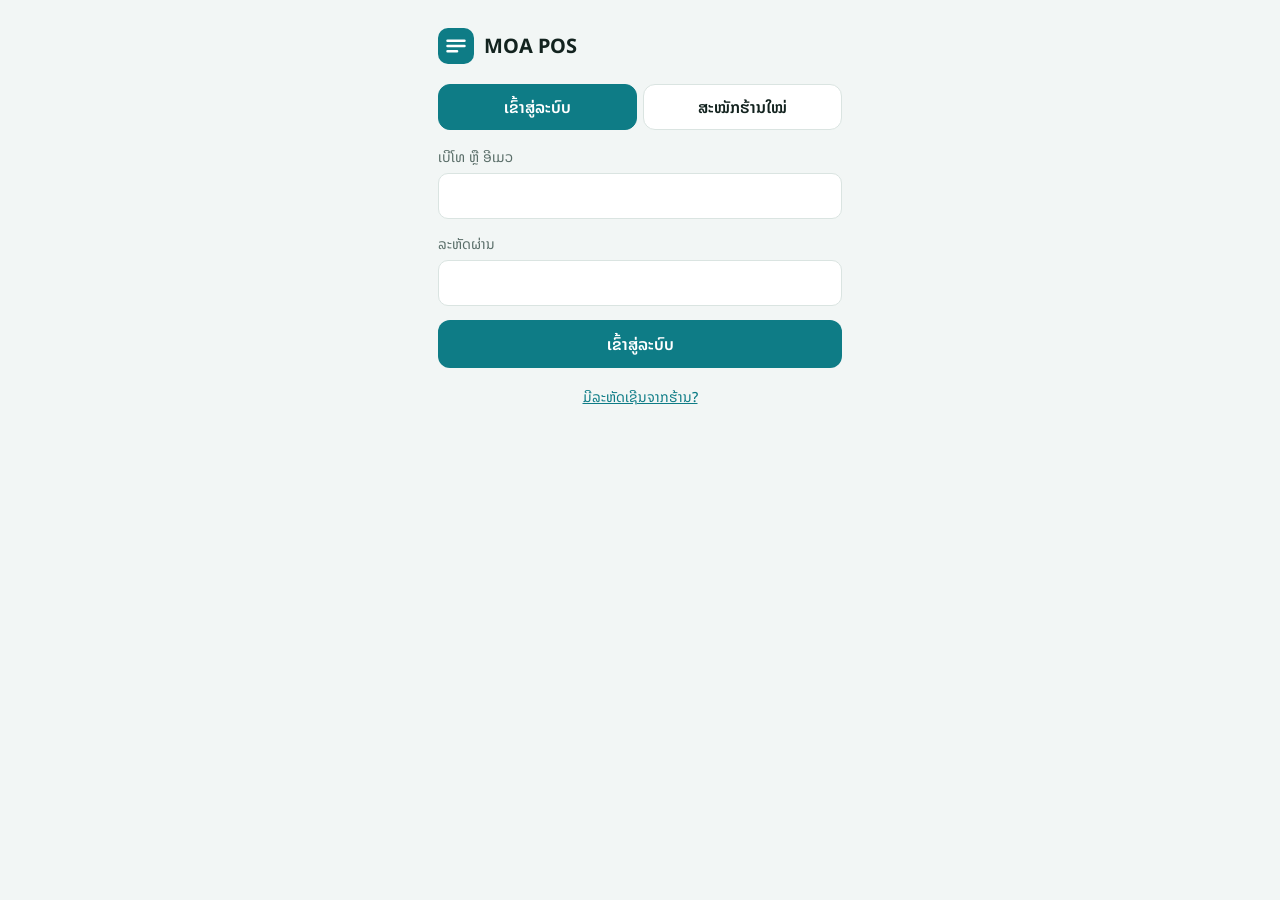
<file: docs/login.html>
<!DOCTYPE html>
<html lang="lo">
<head>
<meta charset="utf-8">
<meta name="viewport" content="width=device-width, initial-scale=1, viewport-fit=cover">
<meta name="theme-color" content="#0E7C86">
<title>ເຂົ້າສູ່ລະບົບ</title>
<link rel="manifest" href="manifest.webmanifest">
<link rel="apple-touch-icon" href="apple-touch-icon.png">
<link rel="icon" href="icon-192.png">
<link rel="stylesheet" href="fonts.css">
<link rel="stylesheet" href="app.css">
<style>
html,body{height:auto;min-height:100%}
body{overscroll-behavior:auto}
.wrap{max-width:440px;margin:0 auto;padding:28px 18px 60px}
.brand{display:flex;align-items:center;gap:10px;font-weight:700;font-size:20px;margin-bottom:20px;text-decoration:none;color:var(--ink)}
.brand i{width:36px;height:36px;border-radius:10px;background:var(--accent) url("data:image/svg+xml,%3Csvg xmlns='http://www.w3.org/2000/svg' viewBox='0 0 34 34'%3E%3Cpath d='M9 12h16M9 17h16M9 22h9' stroke='white' stroke-width='2.4' stroke-linecap='round' fill='none'/%3E%3C/svg%3E") center/cover;display:inline-block}
.tabs{display:grid;grid-template-columns:1fr 1fr;gap:6px;margin-bottom:16px}
.tabs button{min-height:46px;border-radius:12px;border:1px solid var(--line);background:var(--surface);font-weight:600}
.tabs button[aria-pressed="true"]{background:var(--accent);color:var(--accent-ink);border-color:var(--accent)}
form{display:flex;flex-direction:column;gap:14px}
.err{background:var(--bad-soft);color:var(--bad);border-radius:12px;padding:10px 14px;font-weight:600}
.hint{font-size:13px;color:var(--muted);margin-top:-6px}
.joinlink{text-align:center;margin-top:18px;font-size:14px}
.joinlink a,.joinlink button{color:var(--accent);text-decoration:underline;font-size:14px}
.setup{background:var(--busy-soft);color:var(--busy);border-radius:12px;padding:12px 14px;font-weight:600;margin-bottom:14px}
</style>
</head>
<body>
<div class="wrap">
  <a class="brand" href="index.html"><i></i><span id="brand">POS</span></a>
  <div id="box"></div>
</div>
<script src="vendor/supabase.js"></script>
<script src="config.js"></script>
<script src="api.js"></script>
<script>
(function(){
'use strict';
var $=function(s){ return document.querySelector(s); };
function esc(s){ return String(s==null?'':s).replace(/[&<>"']/g,function(c){ return {'&':'&amp;','<':'&lt;','>':'&gt;','"':'&quot;',"'":'&#39;'}[c]; }); }
var CFG=window.APP_CONFIG||{}, P=new URLSearchParams(location.search);
var JOIN=(P.get('join')||'').toUpperCase().replace(/[^A-Z0-9]/g,'').slice(0,8);
var st={mode: JOIN?'join':(P.get('mode')==='signup'?'signup':'login'), busy:false, err:'', signed:false, f:{}};
$('#brand').textContent=CFG.brand||'POS';
document.title=(CFG.brand||'POS')+' · ເຂົ້າສູ່ລະບົບ';

function randSlug(){ return 'shop'+Math.floor(1000+Math.random()*9000); }
function field(id,label,type,val,extra){ return '<label class="f">'+label+'<input id="'+id+'" type="'+(type||'text')+'" value="'+esc(val||'')+'" '+(extra||'')+'></label>'; }
function tabs(){
  return '<div class="tabs"><button type="button" data-m="login" aria-pressed="'+(st.mode==='login')+'">ເຂົ້າສູ່ລະບົບ</button><button type="button" data-m="signup" aria-pressed="'+(st.mode==='signup')+'">ສະໝັກຮ້ານໃໝ່</button></div>';
}
function render(){
  var h='';
  if(!Api.configured()) h+='<div class="setup">ເວັບຍັງບໍ່ໄດ້ຕັ້ງຄ່າເຊີບເວີ — ໃສ່ Supabase URL ແລະ Key ໃນໄຟລ໌ config.js ກ່ອນ</div>';
  if(st.signed){ // logged in but no shop yet
    h+='<h2>ສ້າງຮ້ານຂອງທ່ານ</h2><p class="muted">ບັນຊີຂອງທ່ານພ້ອມແລ້ວ ຕໍ່ໄປໃຫ້ສ້າງຮ້ານ ຫຼື ເຂົ້າຮ່ວມຮ້ານທີ່ມີຄົນເຊີນ</p>'+shopForm()+
      '<div class="joinlink"><button type="button" data-m="join">ມີລະຫັດເຊີນຈາກຮ້ານ?</button> · <button type="button" id="out">ອອກຈາກລະບົບ</button></div>';
    if(st.mode==='join') h=h.replace(/<h2>[\s\S]*$/,'')+joinOnly();
  } else if(st.mode==='join'){
    h+='<h2>ເຂົ້າຮ່ວມຮ້ານ</h2><p class="muted">ໃສ່ລະຫັດເຊີນທີ່ເຈົ້າຂອງຮ້ານໃຫ້ ແລະ ຕັ້ງບັນຊີຂອງທ່ານ (ຖ້າມີບັນຊີແລ້ວ ໃສ່ເບີ/ລະຫັດເດີມ)</p>'+
      '<form id="f">'+field('code','ລະຫັດເຊີນ','text',JOIN||st.f.code,'maxlength="8" autocapitalize="characters" autocomplete="off"')+
      field('login','ເບີໂທ ຫຼື ອີເມວ','text',st.f.login,'inputmode="email" autocomplete="username"')+
      field('pass','ລະຫັດຜ່ານ (ຢ່າງໜ້ອຍ 6 ຕົວ)','password','','autocomplete="current-password"')+
      (st.err?'<div class="err">'+esc(st.err)+'</div>':'')+
      '<button class="btn primary block" '+(st.busy?'disabled':'')+'>'+(st.busy?'ກຳລັງດຳເນີນການ…':'ເຂົ້າຮ່ວມຮ້ານ')+'</button></form>'+
      '<div class="joinlink"><button type="button" data-m="login">ກັບໄປເຂົ້າສູ່ລະບົບ</button></div>';
  } else if(st.mode==='signup'){
    h+=tabs()+'<form id="f">'+field('shop','ຊື່ຮ້ານ','text',st.f.shop,'maxlength="80" autocomplete="organization"')+
      field('slug','ຊື່ລິ້ງຂອງຮ້ານ (ພາສາອັງກິດ/ຕົວເລກ)','text',st.f.slug||randSlug(),'maxlength="30" autocapitalize="none" autocomplete="off"')+
      '<div class="hint">ໃຊ້ໃນລິ້ງ QR ຂອງລູກຄ້າ ເຊັ່ນ moa-cafe · a-z, 0-9 ແລະ - ຍາວ 3-30 ຕົວ</div>'+
      field('login','ເບີໂທ ຫຼື ອີເມວຂອງເຈົ້າຂອງຮ້ານ','text',st.f.login,'inputmode="email" autocomplete="username"')+
      field('pass','ຕັ້ງລະຫັດຜ່ານ (ຢ່າງໜ້ອຍ 6 ຕົວ)','password','','autocomplete="new-password"')+
      (st.err?'<div class="err">'+esc(st.err)+'</div>':'')+
      '<button class="btn primary block" '+(st.busy?'disabled':'')+'>'+(st.busy?'ກຳລັງສ້າງ…':'ເລີ່ມທົດລອງຟຣີ '+(CFG.trialDays||90)+' ວັນ')+'</button></form>'+
      '<div class="joinlink"><button type="button" data-m="join">ມີລະຫັດເຊີນຈາກຮ້ານ?</button></div>';
  } else {
    h+=tabs()+'<form id="f">'+field('login','ເບີໂທ ຫຼື ອີເມວ','text',st.f.login,'inputmode="email" autocomplete="username"')+
      field('pass','ລະຫັດຜ່ານ','password','','autocomplete="current-password"')+
      (st.err?'<div class="err">'+esc(st.err)+'</div>':'')+
      '<button class="btn primary block" '+(st.busy?'disabled':'')+'>'+(st.busy?'ກຳລັງເຂົ້າ…':'ເຂົ້າສູ່ລະບົບ')+'</button></form>'+
      '<div class="joinlink"><button type="button" data-m="join">ມີລະຫັດເຊີນຈາກຮ້ານ?</button></div>';
  }
  $('#box').innerHTML=h;
}
function shopForm(){
  return '<form id="fs">'+field('shop','ຊື່ຮ້ານ','text',st.f.shop,'maxlength="80"')+field('slug','ຊື່ລິ້ງຂອງຮ້ານ (a-z, 0-9, -)','text',st.f.slug||randSlug(),'maxlength="30" autocapitalize="none"')+
    (st.err?'<div class="err">'+esc(st.err)+'</div>':'')+'<button class="btn primary block" '+(st.busy?'disabled':'')+'>ສ້າງຮ້ານ</button></form>';
}
function joinOnly(){
  return '<h2>ເຂົ້າຮ່ວມຮ້ານ</h2><form id="fj">'+field('code','ລະຫັດເຊີນ','text',JOIN||st.f.code,'maxlength="8" autocapitalize="characters"')+(st.err?'<div class="err">'+esc(st.err)+'</div>':'')+
    '<button class="btn primary block" '+(st.busy?'disabled':'')+'>ເຂົ້າຮ່ວມ</button></form>';
}
function v(id){ var e=$('#'+id); return e?e.value.trim():''; }
function keep(){ st.f={shop:v('shop'),slug:v('slug').toLowerCase(),login:v('login'),code:v('code').toUpperCase()}; }
function fail(e){ st.busy=false; st.err=Api.errText(e); render(); }
function go(u){ if(window.__nav) window.__nav(u); else location.replace(u); }
function goApp(){ go('app.html'); }

function checkSlug(s){ return /^[a-z0-9][a-z0-9-]{2,29}$/.test(s); }
function afterAuth(){
  return Api.myShops().then(function(list){ if(list.length) goApp(); else { st.busy=false; st.signed=true; st.mode='login'; st.err=''; render(); } });
}
function doLogin(){
  keep(); var pass=$('#pass').value;
  if(!st.f.login||!pass){ st.err='ໃສ່ເບີ/ອີເມວ ແລະ ລະຫັດຜ່ານ'; return render(); }
  st.busy=true; st.err=''; render();
  Api.signIn(st.f.login,pass).then(afterAuth).then(null,fail);
}
function doSignup(){
  keep(); var pass=$('#pass').value;
  if(!st.f.shop){ st.err='ໃສ່ຊື່ຮ້ານ'; return render(); }
  if(!checkSlug(st.f.slug)){ st.err='ຊື່ລິ້ງໃຊ້ໄດ້ແຕ່ a-z, 0-9 ແລະ - ຍາວ 3-30 ຕົວ'; return render(); }
  if(!st.f.login){ st.err='ໃສ່ເບີໂທ ຫຼື ອີເມວ'; return render(); }
  if(pass.length<6){ st.err='ລະຫັດຜ່ານຢ່າງໜ້ອຍ 6 ຕົວ'; return render(); }
  st.busy=true; st.err=''; render();
  Api.signUp(st.f.login,pass).then(function(){
    return Api.rpc('create_shop',{p_name:st.f.shop,p_slug:st.f.slug});
  }).then(function(){ goApp(); },function(e){
    // account may exist already but shop creation failed (e.g. slug taken): let them retry the shop step
    Api.session().then(function(s){ if(s){ st.signed=true; st.busy=false; st.err=Api.errText(e); render(); } else fail(e); },function(){ fail(e); });
  });
}
function doJoin(){
  keep(); var pass=$('#pass')?$('#pass').value:'', code=st.f.code||JOIN;
  if(code.length<6){ st.err='ໃສ່ລະຫັດເຊີນ'; return render(); }
  function join(){ return Api.rpc('join_shop',{p_code:code}).then(goApp); }
  if(st.signed){ st.busy=true; st.err=''; render(); return join().then(null,fail); }
  if(!st.f.login||pass.length<6){ st.err='ໃສ່ເບີ/ອີເມວ ແລະ ລະຫັດຜ່ານ (ຢ່າງໜ້ອຍ 6 ຕົວ)'; return render(); }
  st.busy=true; st.err=''; render();
  Api.signUp(st.f.login,pass).then(null,function(e){
    if(/already registered/i.test(String(e&&e.message))) return Api.signIn(st.f.login,pass);
    throw e;
  }).then(join).then(null,fail);
}
function doShop(){
  keep();
  if(!st.f.shop){ st.err='ໃສ່ຊື່ຮ້ານ'; return render(); }
  if(!checkSlug(st.f.slug)){ st.err='ຊື່ລິ້ງໃຊ້ໄດ້ແຕ່ a-z, 0-9 ແລະ - ຍາວ 3-30 ຕົວ'; return render(); }
  st.busy=true; st.err=''; render();
  Api.rpc('create_shop',{p_name:st.f.shop,p_slug:st.f.slug}).then(goApp,fail);
}
document.addEventListener('submit',function(e){
  e.preventDefault(); if(st.busy) return;
  var id=e.target.id;
  if(id==='fs') doShop(); else if(id==='fj') doJoin();
  else if(st.mode==='signup') doSignup(); else if(st.mode==='join') doJoin(); else doLogin();
});
document.addEventListener('click',function(e){
  var b=e.target.closest('[data-m]'); if(b){ keep(); st.mode=b.dataset.m; st.err=''; render(); return; }
  if(e.target.id==='out'){ Api.signOut().then(function(){ st.signed=false; st.mode='login'; render(); }); }
});

render();
if(Api.configured()){
  Api.session().then(function(s){
    if(!s) return;
    Api.myShops().then(function(list){
      if(list.length && !JOIN) return goApp();
      st.signed=true; if(JOIN) st.mode='join'; render();
    });
  },function(){});
}
window.__login={st:st};
})();
</script>
</body>
</html>
</file>
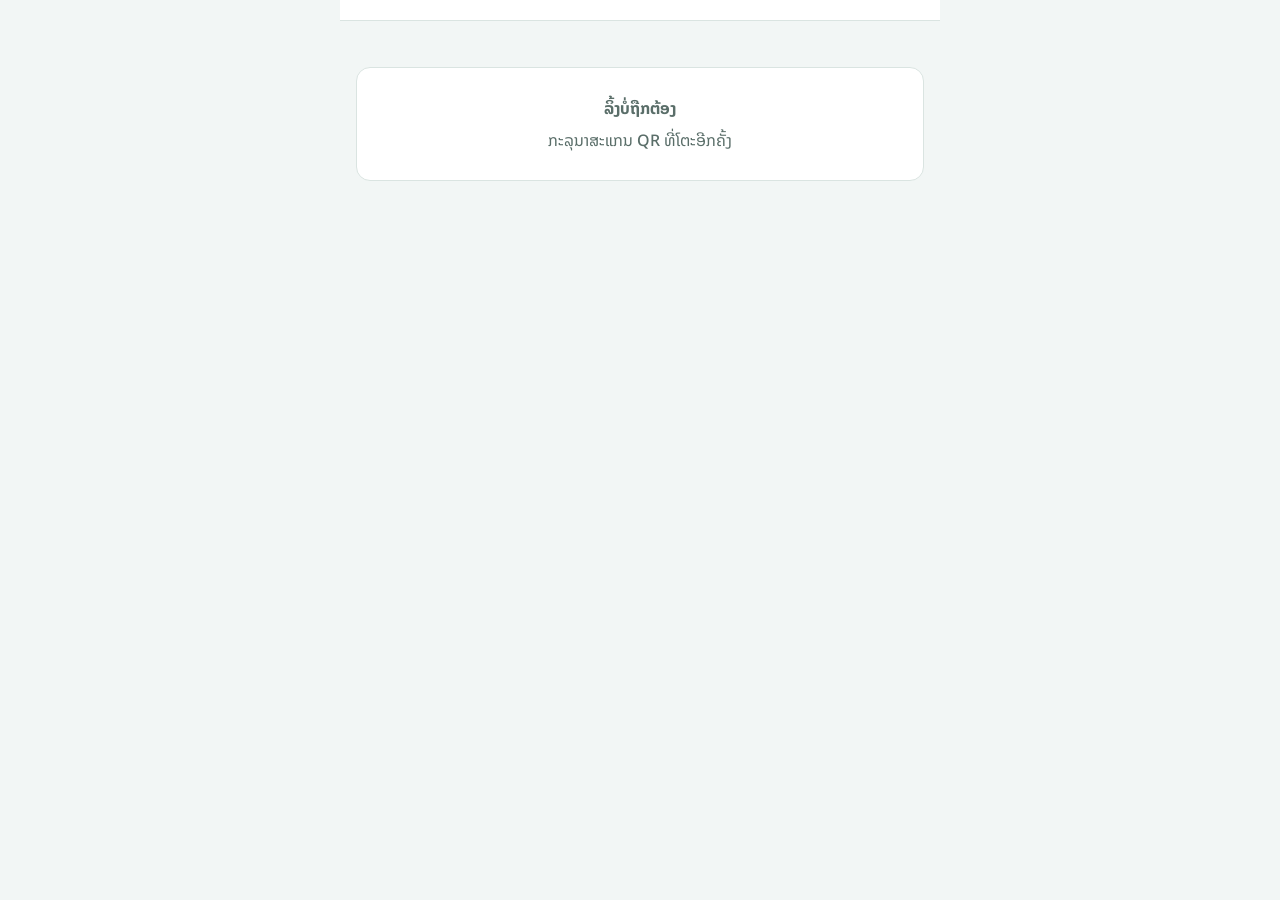
<file: docs/m.html>
<!DOCTYPE html>
<html lang="lo">
<head>
<meta charset="utf-8">
<meta name="viewport" content="width=device-width, initial-scale=1, maximum-scale=1, viewport-fit=cover">
<meta name="theme-color" content="#0E7C86">
<title>ສັ່ງອາຫານ</title>
<link rel="stylesheet" href="fonts.css">
<link rel="stylesheet" href="app.css">
<style>
#top{justify-content:flex-start;gap:12px}
#top .shop b{font-size:18px}
.tblname{margin-left:auto;background:var(--accent-soft);color:var(--accent);font-weight:700;border-radius:999px;padding:6px 14px;white-space:nowrap}
.cartbtn{width:100%}
.okbox{text-align:center;padding:26px 16px;display:flex;flex-direction:column;gap:12px;align-items:center}
.okbox .tick{width:72px;height:72px;border-radius:50%;background:var(--ok-soft);color:var(--ok);display:flex;align-items:center;justify-content:center;font-size:38px}
.okbox .tick.wait{background:var(--busy-soft);color:var(--busy)}
.okbox .tick.no{background:var(--bad-soft);color:var(--bad)}
.tpick{display:grid;grid-template-columns:repeat(3,1fr);gap:10px}
.tpick button{min-height:64px;border-radius:14px;border:1px solid var(--line);background:var(--surface);font-weight:700;font-size:18px}

.note-in{margin-top:6px}
</style>
</head>
<body>
<div id="app">
  <header id="top"></header>
  <main id="view"></main>
  <div id="bar"></div>
  <div id="sheet"></div>
  <div id="toast" hidden role="status"></div>
</div>
<script src="vendor/supabase.js"></script>
<script src="config.js"></script>
<script src="api.js"></script>
<script>
(function(){
'use strict';
var $=function(s){ return document.querySelector(s); };
function esc(s){ return String(s==null?'':s).replace(/[&<>"']/g,function(c){ return {'&':'&amp;','<':'&lt;','>':'&gt;','"':'&quot;',"'":'&#39;'}[c]; }); }
function fmt(n){ return Math.round(n||0).toLocaleString('en-US'); }
function sum(a,f){ return a.reduce(function(s,x){ return s+f(x); },0); }
function uid(){ return Date.now().toString(36)+Math.random().toString(36).slice(2,6); }
function nonce(){ var c='abcdefghijklmnopqrstuvwxyz0123456789', o=''; for(var i=0;i<10;i++) o+=c.charAt(Math.floor(Math.random()*c.length)); return o; }
var P=new URLSearchParams(location.search), SLUG=(P.get('s')||'').toLowerCase();
var M={shop:null, items:[], table:null, cart:[], cat:null, view:'menu', name:'', sending:false, sent:null, status:'new', err:'', poll:null};
var tt=null;
function toast(m){ var t=$('#toast'); t.textContent=m; t.hidden=false; clearTimeout(tt); tt=setTimeout(function(){ t.hidden=true; },2600); }
var IC={ back:'<svg viewBox="0 0 24 24" width="22" height="22" fill="none" stroke="currentColor" stroke-width="2" stroke-linecap="round" stroke-linejoin="round"><path d="M15 5l-7 7 7 7"/></svg>',
  plus:'<svg viewBox="0 0 24 24" width="18" height="18" fill="none" stroke="currentColor" stroke-width="2" stroke-linecap="round"><path d="M12 5v14M5 12h14"/></svg>',
  minus:'<svg viewBox="0 0 24 24" width="18" height="18" fill="none" stroke="currentColor" stroke-width="2" stroke-linecap="round"><path d="M5 12h14"/></svg>' };

function tableName(t){ return t==='tk' ? 'ສັ່ງກັບບ້ານ' : 'ໂຕະ '+String(t).slice(1); }
function validTable(t){
  if(t==='tk') return true;
  var m=/^t(\d{1,3})$/.exec(t||''); return !!m && +m[1]>=1 && +m[1]<=M.shop.tables;
}
function cats(){ var o=[]; M.items.forEach(function(m){ var c=m.cat||'ອື່ນໆ'; if(o.indexOf(c)<0) o.push(c); }); return o; }
function qty(id){ return sum(M.cart.filter(function(l){ return l.mid===id; }),function(l){ return l.q; }); }
function count(){ return sum(M.cart,function(l){ return l.q; }); }
function subtotal(){ return sum(M.cart,function(l){ var m=M.items.find(function(x){ return x.id===l.mid; }); return (m?m.price:0)*l.q; }); }
function saveCart(){ try{ sessionStorage.setItem('m.cart.'+SLUG+'.'+M.table, JSON.stringify(M.cart)); }catch(e){} }
function loadCart(){ try{ var c=JSON.parse(sessionStorage.getItem('m.cart.'+SLUG+'.'+M.table)||'[]'); if(Array.isArray(c)) M.cart=c.filter(function(l){ return l && typeof l.mid==='string' && l.q>0 && l.q<100 && M.items.some(function(m){ return m.id===l.mid; }); }).map(function(l){ return {mid:l.mid,q:l.q|0,note:String(l.note||'').slice(0,80)}; }); }catch(e){ M.cart=[]; } }

var ERR={
  not_found:'ບໍ່ພົບຮ້ານນີ້ ກວດ QR ອີກຄັ້ງ', inactive:'ຮ້ານປິດຮັບອໍເດີອອນລາຍຊົ່ວຄາວ ກະລຸນາແຈ້ງພະນັກງານ', disabled:'ຮ້ານນີ້ປິດການສັ່ງຜ່ານ QR ກະລຸນາແຈ້ງພະນັກງານ',
  too_many:'ມີອໍເດີລໍຖ້າຫຼາຍເກີນໄປ ກະລຸນາແຈ້ງພະນັກງານ', item_off:'ມີເມນູທີ່ໝົດແລ້ວ', item_missing:'ເມນູມີການປ່ຽນແປງ ກະລຸນາໂຫຼດໜ້າໃໝ່',
  bad_table:'ໂຕະບໍ່ຖືກຕ້ອງ', bad_items:'ລາຍການບໍ່ຖືກຕ້ອງ', bad_request:'ຂໍ້ມູນບໍ່ຖືກຕ້ອງ ລອງໃໝ່'
};
function errMsg(e){ return ERR[e]||'ສົ່ງບໍ່ສຳເລັດ ລອງໃໝ່ອີກຄັ້ງ'; }

function renderTop(){
  $('#top').innerHTML='<div class="shop"><b>'+esc(M.shop?M.shop.name:'')+'</b></div>'+(M.table?'<span class="tblname">'+esc(tableName(M.table))+'</span>':'');
}
function msgPage(t,sub){ $('#view').innerHTML='<div class="empty card" style="margin-top:30px"><b>'+esc(t)+'</b>'+(sub?'<div style="margin-top:8px">'+esc(sub)+'</div>':'')+'</div>'; $('#bar').innerHTML=''; }

function render(){
  renderTop();
  if(!M.shop) return;
  if(M.sent){ return renderSent(); }
  if(!M.table) return renderPick();
  if(M.view==='cart') return renderCart();
  renderMenu();
}
function renderPick(){
  var h='<div class="sec">ເລືອກໂຕະຂອງທ່ານ</div><div class="tpick">';
  for(var i=1;i<=M.shop.tables;i++) h+='<button data-act="pick" data-v="t'+i+'">'+i+'</button>';
  h+='</div><div style="margin-top:14px"><button class="btn ghost block" data-act="pick" data-v="tk">ສັ່ງກັບບ້ານ</button></div>';
  $('#view').innerHTML=h; $('#bar').innerHTML='';
}
function renderMenu(){
  var cs=cats(), act=M.cat && cs.indexOf(M.cat)>=0 ? M.cat : null;
  function card(m){
    var q=qty(m.id);
    return '<div class="item'+(q?' sel':'')+(m.off?' off':'')+'" data-act="add" data-id="'+esc(m.id)+'" role="button" tabindex="0"><span class="nm">'+esc(m.name)+(m.off?' <small>(ໝົດ)</small>':'')+'</span><span class="pr num">'+fmt(m.price)+' ₭</span>'+
      (q?'<span class="badge num">'+q+'</span><button class="minus" data-act="dec" data-id="'+esc(m.id)+'" aria-label="ຫຼຸດ">'+IC.minus+'</button>':'')+'</div>';
  }
  var chips='<div id="chips"><button class="chip" data-act="cat" data-v="" aria-pressed="'+(!act)+'">ທັງໝົດ</button>'+cs.map(function(c){ return '<button class="chip" data-act="cat" data-v="'+esc(c)+'" aria-pressed="'+(act===c)+'">'+esc(c)+'</button>'; }).join('')+'</div>';
  var body;
  if(!M.items.length) body='<div class="empty">ຮ້ານຍັງບໍ່ໄດ້ເພີ່ມເມນູ</div>';
  else if(act) body='<div class="items">'+M.items.filter(function(m){ return (m.cat||'ອື່ນໆ')===act; }).map(card).join('')+'</div>';
  else body=cs.map(function(c){ return '<div class="cat">'+esc(c)+'</div><div class="items">'+M.items.filter(function(m){ return (m.cat||'ອື່ນໆ')===c; }).map(card).join('')+'</div>'; }).join('');
  var keep=$('#view').scrollTop;
  $('#view').innerHTML=chips+body; $('#view').scrollTop=keep;
  var n=count();
  $('#bar').innerHTML='<div class="obar"><button class="btn primary cartbtn" data-act="view" data-v="cart"'+(n?'':' disabled')+'>'+(n?'ເບິ່ງລາຍການສັ່ງ · '+n+' ລາຍການ · <span class="num">'+fmt(subtotal())+' ₭</span>':'ແຕະເມນູເພື່ອເລືອກ')+'</button></div>';
}
function renderCart(){
  var lines=M.cart.map(function(l,k){
    var m=M.items.find(function(x){ return x.id===l.mid; }); if(!m) return '';
    return '<div class="line"><div class="info"><b>'+esc(m.name)+'</b><div class="num muted">'+fmt(m.price)+' ₭</div><input class="note-in" data-note="'+k+'" value="'+esc(l.note||'')+'" maxlength="80" placeholder="ໝາຍເຫດ ເຊັ່ນ ບໍ່ເຜັດ" autocomplete="off"></div>'+
      '<div class="step"><button data-act="ldec" data-i="'+k+'" aria-label="ຫຼຸດ">'+IC.minus+'</button><span class="num">'+l.q+'</span><button data-act="linc" data-i="'+k+'" aria-label="ເພີ່ມ">'+IC.plus+'</button></div></div>';
  }).join('');
  var h='<div class="ohead" style="margin:-16px -16px 12px"><button class="iconbtn" data-act="view" data-v="menu" aria-label="ກັບຄືນ">'+IC.back+'</button><h2>ລາຍການສັ່ງ</h2></div>'+
    '<div class="card">'+(lines||'<div class="empty">ຍັງບໍ່ມີລາຍການ</div>')+'</div>'+
    (M.table==='tk'?'<label class="f" style="margin-top:12px">ຊື່ຂອງທ່ານ (ໃຫ້ຮ້ານເອີ້ນ)<input id="cname" maxlength="40" value="'+esc(M.name)+'" autocomplete="name"></label>':'')+
    '<div class="card" style="margin-top:12px"><div class="sumrow big" style="border:0;margin:0;padding-top:0"><span>ລວມລາຍການ</span><span class="num">'+fmt(subtotal())+' ₭</span></div>'+
    ((M.shop.svc>0||M.shop.vat>0)?'<small>ຄ່າບໍລິການ/ອາກອນ (ຖ້າມີ) ຈະຄິດຕອນຊຳລະເງິນ</small>':'')+'</div>'+
    (M.err?'<div class="stat short" style="margin-top:12px">'+esc(M.err)+'</div>':'');
  $('#view').innerHTML=h;
  $('#bar').innerHTML='<div class="obar"><button class="btn primary cartbtn" data-act="send"'+((M.cart.length&&!M.sending)?'':' disabled')+'>'+(M.sending?'ກຳລັງສົ່ງ…':'ສົ່ງອໍເດີໃຫ້ຮ້ານ')+'</button></div>';
}
function renderSent(){
  var st=M.status, icon='⏳', cls='wait', t='ສົ່ງອໍເດີແລ້ວ ກຳລັງລໍຮ້ານຢືນຢັນ', sub='ກະລຸນາຮັກສາໜ້ານີ້ໄວ້ ພະນັກງານຈະຮັບອໍເດີໃນບໍ່ຊ້າ';
  if(st==='accepted'){ icon='✓'; cls=''; t='ຮ້ານຮັບອໍເດີແລ້ວ'; sub='ກຳລັງກະກຽມໃຫ້ທ່ານ ຂອບໃຈ!'; }
  else if(st==='rejected'){ icon='✕'; cls='no'; t='ຮ້ານຍັງຮັບອໍເດີນີ້ບໍ່ໄດ້'; sub='ກະລຸນາແຈ້ງພະນັກງານ'; }
  $('#view').innerHTML='<div class="okbox"><div class="tick '+cls+'">'+icon+'</div><h2>'+esc(t)+'</h2><div class="muted">'+esc(sub)+'</div>'+
    '<div class="card" style="width:100%;text-align:left">'+M.sent.lines.map(function(l){ return '<div class="rl"><span>'+esc(l.name)+' <small class="num">× '+l.q+'</small>'+(l.note?'<em>'+esc(l.note)+'</em>':'')+'</span><span class="num">'+fmt(l.price*l.q)+'</span></div>'; }).join('')+
    '<div class="rl sep tot"><span>ລວມ</span><span class="num">'+fmt(M.sent.total)+' ₭</span></div></div></div>';
  $('#bar').innerHTML='<div class="obar"><button class="btn ghost cartbtn" data-act="again">ສັ່ງເພີ່ມ</button></div>';
}

function pollStatus(){
  clearTimeout(M.poll);
  if(!M.sent) return;
  Api.rpc('order_status',{p_slug:SLUG,p_id:M.sent.id}).then(function(st){
    if(!M.sent) return;
    if(st && st!==M.status && st!=='none'){ M.status=st; render(); }
    if(M.status==='new' || st==='none' || !st) M.poll=setTimeout(pollStatus,4000);
  },function(){ M.poll=setTimeout(pollStatus,6000); });
}

var A={
  pick:function(el){ M.table=el.dataset.v; loadCart(); render(); },
  cat:function(el){ M.cat=el.dataset.v||null; render(); },
  view:function(el){ M.view=el.dataset.v; M.err=''; render(); },
  add:function(el){
    var m=M.items.find(function(x){ return x.id===el.dataset.id; }); if(!m) return;
    if(m.off){ toast('ເມນູນີ້ໝົດ'); return; }
    var l=M.cart.find(function(x){ return x.mid===m.id && !x.note; });
    if(l){ if(l.q<99) l.q++; } else M.cart.push({mid:m.id,q:1,note:''});
    saveCart(); render();
  },
  dec:function(el){
    for(var k=M.cart.length-1;k>=0;k--){ if(M.cart[k].mid===el.dataset.id){ M.cart[k].q--; if(M.cart[k].q<=0) M.cart.splice(k,1); break; } }
    saveCart(); render();
  },
  linc:function(el){ var l=M.cart[+el.dataset.i]; if(l && l.q<99) l.q++; saveCart(); render(); },
  ldec:function(el){ var k=+el.dataset.i; if(M.cart[k]){ M.cart[k].q--; if(M.cart[k].q<=0) M.cart.splice(k,1); } saveCart(); if(!M.cart.length) M.view='menu'; render(); },
  send:function(){
    if(M.sending || !M.cart.length) return;
    var nm=$('#cname'); if(nm) M.name=nm.value.trim().slice(0,40);
    M.sending=true; M.err=''; render();
    var key='m.nonce.'+SLUG+'.'+M.table, nn=null;
    try{ nn=sessionStorage.getItem(key); }catch(e){}
    if(!nn){ nn=nonce(); try{ sessionStorage.setItem(key,nn); }catch(e){} }
    var payload=M.cart.map(function(l){ return {mid:l.mid,q:l.q,note:l.note||''}; });
    Api.rpc('place_order',{p_slug:SLUG,p_table:M.table,p_name:M.name,p_items:payload,p_nonce:nn}).then(function(r){
      M.sending=false;
      if(!r || !r.ok){ M.err=errMsg(r&&r.error)+(r&&r.name?' ('+r.name+')':''); render(); return; }
      var lines=M.cart.map(function(l){ var m=M.items.find(function(x){ return x.id===l.mid; })||{name:'',price:0}; return {name:m.name,price:m.price,q:l.q,note:l.note}; });
      M.sent={id:r.id,lines:lines,total:r.total!=null?r.total:subtotal()}; M.status='new';
      M.cart=[]; saveCart(); try{ sessionStorage.removeItem(key); }catch(e){}
      render(); pollStatus();
    },function(){ M.sending=false; M.err='ສົ່ງບໍ່ສຳເລັດ ກວດອິນເຕີເນັດ ແລ້ວລອງໃໝ່'; render(); });
  },
  again:function(){ clearTimeout(M.poll); M.sent=null; M.view='menu'; render(); }
};
document.addEventListener('click',function(e){
  var el=e.target.closest('[data-act]'); if(!el) return;
  var f=A[el.dataset.act]; if(f){ e.stopPropagation(); f(el); }
});
document.addEventListener('keydown',function(e){
  if((e.key==='Enter'||e.key===' ') && e.target.getAttribute && e.target.getAttribute('role')==='button' && e.target.dataset.act){ e.preventDefault(); e.target.click(); }
});
document.addEventListener('input',function(e){
  var t=e.target;
  if(t.dataset && t.dataset.note!==undefined){ var l=M.cart[+t.dataset.note]; if(l){ l.note=t.value.slice(0,80); saveCart(); } }
  if(t.id==='cname') M.name=t.value.slice(0,40);
});

function boot(){
  if(!Api.configured()){ msgPage('ຍັງບໍ່ໄດ້ຕັ້ງຄ່າລະບົບ'); return; }
  if(!/^[a-z0-9][a-z0-9-]{2,29}$/.test(SLUG)){ msgPage('ລິ້ງບໍ່ຖືກຕ້ອງ','ກະລຸນາສະແກນ QR ທີ່ໂຕະອີກຄັ້ງ'); return; }
  $('#view').innerHTML='<div class="loading">ກຳລັງໂຫຼດເມນູ…</div>';
  Api.rpc('public_menu',{p_slug:SLUG}).then(function(r){
    if(!r || !r.ok){ msgPage(errMsg(r&&r.error)); return; }
    M.shop=r.shop; M.items=r.items||[]; document.title=M.shop.name;
    var t=(P.get('t')||'').toLowerCase();
    M.table = validTable(t) ? t : null;
    loadCart(); render();
  },function(){ msgPage('ເຊື່ອມຕໍ່ບໍ່ໄດ້','ກວດອິນເຕີເນັດ ແລ້ວໂຫຼດໜ້າໃໝ່'); });
}
window.__m={M:M,A:A};
boot();
})();
</script>
</body>
</html>
</file>
<file: docs/fonts.css>
@font-face{font-family:'Noto Sans Lao';font-weight:400;font-display:swap;src:url(fonts/noto-sans-lao-lao-400-normal.woff2) format('woff2')}
@font-face{font-family:'Noto Sans Lao';font-weight:600;font-display:swap;src:url(fonts/noto-sans-lao-lao-600-normal.woff2) format('woff2')}
@font-face{font-family:'Noto Sans Lao';font-weight:700;font-display:swap;src:url(fonts/noto-sans-lao-lao-700-normal.woff2) format('woff2')}
@font-face{font-family:'Noto Sans';font-weight:500;font-display:swap;src:url(fonts/noto-sans-latin-500-normal.woff2) format('woff2')}
@font-face{font-family:'Noto Sans';font-weight:600;font-display:swap;src:url(fonts/noto-sans-latin-600-normal.woff2) format('woff2')}
@font-face{font-family:'Noto Sans';font-weight:700;font-display:swap;src:url(fonts/noto-sans-latin-700-normal.woff2) format('woff2')}
</file>
<file: docs/app.css>
/* Layout idea: one phone-sized column. Top bar with today's sales, scrolling view, bottom tabs; order screen slides over everything. */
:root{
  --bg:#F2F6F5; --surface:#FFFFFF; --ink:#13231F; --muted:#5A6E69; --line:#DAE4E1;
  --accent:#0E7C86; --accent-ink:#FFFFFF; --accent-soft:#DCF0F1;
  --busy:#B06F0E; --busy-soft:#FBEFD6;
  --ok:#2A7A4B; --ok-soft:#DDF1E4;
  --bad:#B53A32; --bad-soft:#FBE4E2;
  --shadow:0 -8px 30px rgba(10,30,25,.18);
  --font-body:'Noto Sans Lao','Noto Sans',system-ui,-apple-system,sans-serif;
  --font-num:'Noto Sans','Noto Sans Lao',system-ui,-apple-system,sans-serif;
  color-scheme:light;
}
@media (prefers-color-scheme: dark){
  :root:not([data-theme="light"]){
    --bg:#0E1917; --surface:#16251F; --ink:#E7F1EE; --muted:#9DB2AC; --line:#27403A;
    --accent:#3DB5BF; --accent-ink:#04201F; --accent-soft:#12383B;
    --busy:#E6AA48; --busy-soft:#372B12;
    --ok:#62C08A; --ok-soft:#14301F;
    --bad:#F0827A; --bad-soft:#3A1B19;
    --shadow:0 -8px 30px rgba(0,0,0,.5);
    color-scheme:dark;
  }
}
:root[data-theme="dark"]{
  --bg:#0E1917; --surface:#16251F; --ink:#E7F1EE; --muted:#9DB2AC; --line:#27403A;
  --accent:#3DB5BF; --accent-ink:#04201F; --accent-soft:#12383B;
  --busy:#E6AA48; --busy-soft:#372B12;
  --ok:#62C08A; --ok-soft:#14301F;
  --bad:#F0827A; --bad-soft:#3A1B19;
  --shadow:0 -8px 30px rgba(0,0,0,.5);
  color-scheme:dark;
}
*{box-sizing:border-box}
html,body{height:100%;margin:0}
body{background:var(--bg);color:var(--ink);font:16px/1.5 var(--font-body);-webkit-text-size-adjust:100%;-webkit-tap-highlight-color:transparent;overscroll-behavior:none}
button{font:inherit;color:inherit;border:0;background:none;padding:0;cursor:pointer;touch-action:manipulation}
input,textarea{font:inherit;font-size:16px;color:var(--ink);background:var(--surface);border:1px solid var(--line);border-radius:10px;padding:10px 12px;width:100%;min-height:46px}
input:focus-visible,button:focus-visible,[tabindex]:focus-visible{outline:3px solid var(--accent);outline-offset:2px}
h2,h3{margin:0}
small{color:var(--muted)}
.num{font-variant-numeric:tabular-nums;font-family:var(--font-num)}
.muted{color:var(--muted)}
[hidden]{display:none!important}

#app{position:relative;height:100%;display:flex;flex-direction:column;max-width:600px;margin:0 auto;background:var(--bg);overflow:hidden}
#top{display:flex;align-items:center;justify-content:space-between;gap:12px;padding:10px 16px;background:var(--surface);border-bottom:1px solid var(--line)}
#top .shop{display:flex;flex-direction:column;min-width:0}
#top .shop b{font-size:17px;white-space:nowrap;overflow:hidden;text-overflow:ellipsis}
.sync{font-size:12px;color:var(--muted);display:flex;align-items:center;gap:6px}
.sync i{width:8px;height:8px;border-radius:50%;background:var(--ok);display:inline-block}
.sync.local i{background:var(--busy)} .sync.slow i{background:var(--bad)}
#top .today{text-align:right;display:flex;flex-direction:column}
#top .today b{font-size:18px;color:var(--accent)}
#view{flex:1;overflow-y:auto;padding:16px;-webkit-overflow-scrolling:touch}
#tabs{display:flex;background:var(--surface);border-top:1px solid var(--line);padding-bottom:env(safe-area-inset-bottom)}
.tab{flex:1;display:flex;flex-direction:column;align-items:center;gap:2px;padding:8px 0 9px;color:var(--muted);font-size:12px;min-height:56px}
.tab[aria-current="true"]{color:var(--accent);font-weight:600}

.sec{margin:0 0 10px;font-size:14px;color:var(--muted);font-weight:600;display:flex;justify-content:space-between;align-items:center;gap:8px}
.grid{display:grid;grid-template-columns:repeat(3,1fr);gap:10px;margin-bottom:22px}
.tbl{min-height:96px;padding:12px;border-radius:14px;border:1px solid var(--line);background:var(--surface);text-align:left;display:flex;flex-direction:column;justify-content:space-between;gap:4px}
.tbl b{font-size:17px}
.tbl small{font-size:12.5px}
.tbl.busy{background:var(--busy-soft);border-color:var(--busy)}
.tbl .amt{color:var(--busy);font-weight:700;font-size:15px}
.tbl .free{color:var(--muted);font-size:13px}
.tk-list{display:flex;flex-direction:column;gap:10px;margin-bottom:22px}
.tk{display:flex;align-items:center;justify-content:space-between;gap:10px;padding:12px 14px;border-radius:14px;border:1px solid var(--busy);background:var(--busy-soft);text-align:left;width:100%}
.tk .amt{color:var(--busy);font-weight:700}

.btn{min-height:48px;padding:0 18px;border-radius:12px;font-weight:600;display:inline-flex;align-items:center;justify-content:center;gap:8px;border:1px solid transparent}
.btn.primary{background:var(--accent);color:var(--accent-ink)}
.btn.ghost{background:var(--surface);border-color:var(--line)}
.btn.danger{color:var(--bad);border-color:var(--line);background:var(--surface)}
.btn.dangerfill{background:var(--bad);color:#fff}
.btn.block{width:100%}
.btn.small{min-height:38px;padding:0 14px;font-size:14px}
.btn[disabled]{opacity:.45;cursor:default}
.row{display:flex;gap:10px}
.row>*{flex:1}
.stack{display:flex;flex-direction:column;gap:12px}
.card{background:var(--surface);border:1px solid var(--line);border-radius:14px;padding:14px}
.empty{padding:28px 16px;text-align:center;color:var(--muted)}

/* order screen */
#order{position:absolute;inset:0;background:var(--bg);display:flex;flex-direction:column;z-index:20}
.ohead{display:flex;align-items:center;gap:8px;padding:8px 12px;background:var(--surface);border-bottom:1px solid var(--line)}
.ohead h2{font-size:18px;flex:1;min-width:0;white-space:nowrap;overflow:hidden;text-overflow:ellipsis}
.iconbtn{width:44px;height:44px;border-radius:12px;display:inline-flex;align-items:center;justify-content:center;color:var(--ink)}
#chips{display:flex;gap:8px;overflow-x:auto;padding:10px 16px;flex:none;background:var(--bg)}
.chip{padding:8px 16px;border-radius:999px;border:1px solid var(--line);background:var(--surface);white-space:nowrap;min-height:40px}
.chip[aria-pressed="true"]{background:var(--accent);color:var(--accent-ink);border-color:var(--accent);font-weight:600}
#ordScroll{flex:1;overflow-y:auto;padding:0 16px 16px;-webkit-overflow-scrolling:touch}
.cat{font-size:14px;color:var(--muted);font-weight:600;margin:14px 0 8px}
.items{display:grid;grid-template-columns:repeat(2,1fr);gap:10px}
.item{position:relative;min-height:88px;padding:12px;border-radius:14px;background:var(--surface);border:1px solid var(--line);display:flex;flex-direction:column;justify-content:space-between;gap:6px;cursor:pointer;user-select:none;-webkit-user-select:none}
.item .nm{font-weight:600;line-height:1.35;padding-right:30px}
.item .pr{color:var(--accent);font-weight:700}
.item.sel{border-color:var(--accent);background:var(--accent-soft)}
.item.off{opacity:.5;cursor:default}
.item .badge{position:absolute;top:8px;right:8px;min-width:26px;height:26px;border-radius:13px;background:var(--accent);color:var(--accent-ink);font-weight:700;font-size:14px;display:flex;align-items:center;justify-content:center;padding:0 7px}
.item .minus{position:absolute;bottom:6px;right:6px;width:36px;height:36px;border-radius:50%;background:var(--surface);border:1px solid var(--line);display:flex;align-items:center;justify-content:center}
.obar{padding:10px 16px;background:var(--surface);border-top:1px solid var(--line);display:flex;gap:10px;padding-bottom:calc(10px + env(safe-area-inset-bottom))}

.line{display:flex;gap:10px;align-items:flex-start;padding:12px 0;border-bottom:1px solid var(--line)}
.line:last-child{border-bottom:0}
.line .info{flex:1;min-width:0}
.line .info b{display:block}
.line .note{color:var(--busy);font-size:13px}
.linkbtn{color:var(--accent);font-size:14px;padding:6px 0;min-height:32px}
.step{display:flex;align-items:center;gap:6px}
.step button{width:38px;height:38px;border-radius:50%;border:1px solid var(--line);background:var(--surface);display:flex;align-items:center;justify-content:center}
.step span{min-width:24px;text-align:center;font-weight:600}
.line .tot{min-width:76px;text-align:right;font-weight:600}
.sumrow{display:flex;justify-content:space-between;padding:6px 0}
.sumrow.big{font-size:20px;font-weight:700;border-top:1px solid var(--line);margin-top:6px;padding-top:12px}
.sumrow.big .num{color:var(--accent)}

/* sheets */
.scrim{position:fixed;inset:0;background:rgba(5,15,12,.5);z-index:50;display:flex;align-items:flex-end;justify-content:center}
.scrim.center{align-items:center;padding:24px;z-index:80}
.sheet{width:100%;max-width:600px;max-height:92%;overflow-y:auto;background:var(--surface);border-radius:20px 20px 0 0;padding:18px 16px calc(18px + env(safe-area-inset-bottom));box-shadow:var(--shadow);display:flex;flex-direction:column;gap:14px}
.sheet h3{font-size:19px}
.dlg{background:var(--surface);border-radius:18px;padding:20px;width:100%;max-width:360px;display:flex;flex-direction:column;gap:12px}
.dlg p{margin:0;color:var(--muted)}
label.f{display:flex;flex-direction:column;gap:6px;font-size:14px;color:var(--muted);font-weight:500}
.seg{display:grid;grid-auto-flow:column;grid-auto-columns:1fr;gap:6px}
.seg button{min-height:44px;border-radius:10px;border:1px solid var(--line);background:var(--surface);font-size:14px;padding:0 4px}
.seg button[aria-pressed="true"]{background:var(--accent);color:var(--accent-ink);border-color:var(--accent);font-weight:600}
.due{background:var(--accent-soft);border-radius:14px;padding:14px;display:flex;flex-direction:column;gap:2px}
.due b{font-size:28px;color:var(--accent)}
.quick{display:flex;gap:8px;flex-wrap:wrap}
.quick button{padding:8px 14px;border-radius:999px;border:1px solid var(--line);min-height:40px;background:var(--surface)}
.pl{display:flex;align-items:center;gap:10px;padding:8px 0;border-bottom:1px solid var(--line)}
.pl span{flex:1}
.x{width:36px;height:36px;display:flex;align-items:center;justify-content:center;color:var(--muted)}
.stat{border-radius:14px;padding:12px 14px;font-weight:600}
.stat.short{background:var(--bad-soft);color:var(--bad)}
.stat.okay{background:var(--ok-soft);color:var(--ok)}
.stat .big{font-size:24px;display:block}
.qrimg{display:block;max-width:100%;max-height:300px;margin:0 auto;border-radius:12px;background:#fff;padding:8px}

.receipt{font-size:15px}
.receipt .hd{text-align:center;margin-bottom:8px}
.receipt .hd b{font-size:18px;display:block}
.rl{display:flex;justify-content:space-between;gap:12px;padding:4px 0}
.rl em{display:block;font-style:normal;font-size:12.5px;color:var(--busy)}
.rl.sep{border-top:1px dashed var(--line);margin-top:6px;padding-top:8px}
.rl.tot{font-weight:700;font-size:18px}
.tagvoid{display:inline-block;padding:2px 10px;border-radius:999px;background:var(--bad-soft);color:var(--bad);font-size:13px;font-weight:600}

/* menu / report / settings */
.mrow{display:flex;align-items:center;gap:10px;padding:12px 14px;background:var(--surface);border:1px solid var(--line);border-radius:12px;margin-bottom:8px;cursor:pointer}
.mrow .nm{flex:1;min-width:0}
.mrow .nm b{display:block}
.mrow.off .nm{opacity:.55}
.sw{width:48px;height:28px;border-radius:14px;background:var(--line);position:relative;flex:none}
.sw::after{content:"";position:absolute;top:3px;left:3px;width:22px;height:22px;border-radius:50%;background:#fff;box-shadow:0 1px 3px rgba(0,0,0,.3);transition:transform .15s}
.sw[aria-checked="true"]{background:var(--accent)}
.sw[aria-checked="true"]::after{transform:translateX(20px)}
.ranges{display:flex;gap:8px;overflow-x:auto;margin-bottom:14px}
.kpi{background:var(--surface);border:1px solid var(--line);border-radius:14px;padding:14px}
.kpi small{display:block}
.kpi b{font-size:26px;color:var(--accent)}
.kpis{display:grid;grid-template-columns:1fr 1fr;gap:10px;margin:10px 0 18px}
.kpis .wide{grid-column:1/-1}
.bars{display:flex;align-items:flex-end;gap:3px;height:120px;padding-top:6px}
.bar{flex:1;min-width:0;height:100%;display:flex;flex-direction:column;justify-content:flex-end;align-items:center;gap:4px}
.bar i{display:block;width:100%;background:var(--accent);border-radius:4px 4px 0 0;min-height:2px}
.bar span{font-size:10px;color:var(--muted);height:12px;line-height:12px}
.pay-row{display:flex;justify-content:space-between;gap:10px;padding:8px 0;border-bottom:1px solid var(--line)}
.pay-row:last-child{border-bottom:0}
.brow{display:flex;align-items:center;justify-content:space-between;gap:10px;padding:12px 14px;background:var(--surface);border:1px solid var(--line);border-radius:12px;margin-bottom:8px;width:100%;text-align:left}
.brow.void{opacity:.55}
.brow .tt{display:flex;flex-direction:column;min-width:0}
.set-g{display:flex;flex-direction:column;gap:12px;margin-bottom:22px}
.two{display:grid;grid-template-columns:1fr 1fr;gap:10px}
.eq{display:flex;align-items:center;gap:8px}
.eq span{white-space:nowrap}
#toast{position:fixed;left:50%;bottom:90px;transform:translateX(-50%);background:var(--ink);color:var(--bg);padding:10px 18px;border-radius:999px;z-index:100;font-size:14px;max-width:90%;text-align:center;pointer-events:none}
.loading{display:flex;align-items:center;justify-content:center;height:60%;color:var(--muted)}
@media (prefers-reduced-motion: reduce){.sw::after{transition:none}}

/* ---- SaaS additions ---- */
#banner:empty{display:none}
.banner{padding:8px 16px;font-size:13.5px;text-align:center;font-weight:600}
.banner a{color:inherit;text-decoration:underline}
.banner.info{background:var(--accent-soft);color:var(--accent)}
.banner.warn{background:var(--busy-soft);color:var(--busy)}
.banner.bad{background:var(--bad-soft);color:var(--bad)}
button.banner.inbox{display:block;width:100%;background:var(--accent);color:var(--accent-ink);font-size:15px;padding:12px 16px;animation:pulse 1.6s ease-in-out infinite}
.alertcard{display:flex;flex-direction:column;gap:2px;width:100%;text-align:left;padding:14px 16px;margin-bottom:16px;border-radius:14px;background:var(--accent);color:var(--accent-ink);animation:pulse 1.6s ease-in-out infinite}
.alertcard span{font-size:13px;opacity:.9}
@keyframes pulse{0%,100%{box-shadow:0 0 0 0 rgba(14,124,134,.5)}50%{box-shadow:0 0 0 8px rgba(14,124,134,0)}}
@media (prefers-reduced-motion: reduce){.alertcard{animation:none}}
.pill{display:inline-flex;align-items:center;justify-content:center;min-width:22px;height:22px;border-radius:11px;background:var(--bad);color:#fff;font-size:12px;font-weight:700;padding:0 6px;margin-left:4px}
.kt,.inb{margin-bottom:12px}
.kh{display:flex;justify-content:space-between;align-items:baseline;gap:10px;margin-bottom:6px}
.kh b{font-size:18px}
.kl{display:flex;gap:10px;align-items:flex-start;padding:5px 0}
.kl>span:nth-child(2){flex:1;min-width:0}
.kl em{display:block;font-style:normal;color:var(--busy);font-size:13px}
.kq{font-weight:700;min-width:34px;color:var(--accent)}
a.btn{text-decoration:none;color:var(--ink)}

/* QR print sheet: on screen it's an overlay, on paper only this is printed */
#printRoot{display:none}
#printRoot.on{display:block;position:fixed;inset:0;z-index:90;background:#fff;color:#000;overflow:auto;padding:12px 16px 40px}
.ptool{display:flex;gap:10px;justify-content:space-between;margin-bottom:8px}
.ptip{color:#555;font-size:14px;margin:0 0 14px}
.qgrid{display:grid;grid-template-columns:repeat(2,1fr);gap:14px}
.qc{border:2px solid #000;border-radius:14px;padding:14px 10px;text-align:center;break-inside:avoid;page-break-inside:avoid;background:#fff}
.qs{display:block;font-size:18px;margin-bottom:4px}
.qi{width:70%;margin:6px auto}
.qi svg{display:block;width:100%;height:auto}
.ql{font-size:30px;font-weight:700;line-height:1.2}
.qc small{color:#444}
@media print{
  #app,#toast,#sheet,#dialog{display:none!important}
  #printRoot.on{position:static;display:block;padding:0;overflow:visible}
  .ptool,.ptip{display:none}
  .qgrid{grid-template-columns:repeat(2,1fr);gap:10px}
  body{background:#fff}
  html,body{height:auto}
}
</file>
